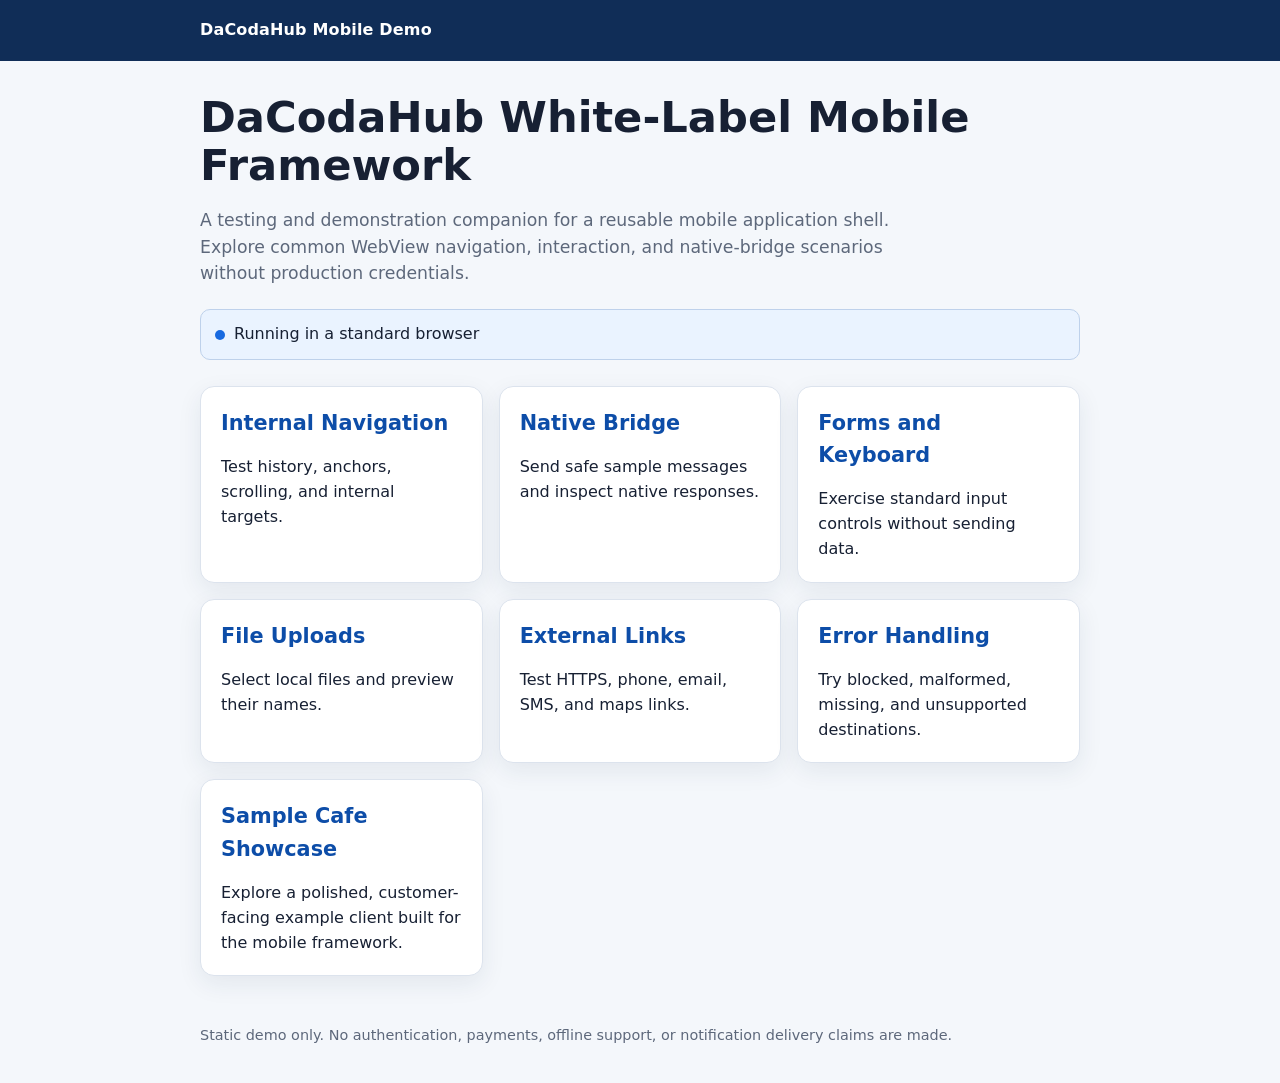
<file: index.html>
<!doctype html><html lang="en"><head><meta charset="utf-8"><meta name="viewport" content="width=device-width,initial-scale=1"><title>DaCodaHub Mobile Demo</title><link rel="stylesheet" href="css/styles.css"></head><body>
<header class="site-header"><div class="site-header__inner">DaCodaHub Mobile Demo</div></header><main>
<h1>DaCodaHub White-Label Mobile Framework</h1><p class="lead">A testing and demonstration companion for a reusable mobile application shell. Explore common WebView navigation, interaction, and native-bridge scenarios without production credentials.</p>
<div class="status" role="status" data-environment-status>Checking environment…</div>
<div class="grid">
<a class="card card-link" href="internal-page.html"><h2>Internal Navigation</h2><p>Test history, anchors, scrolling, and internal targets.</p></a>
<a class="card card-link" href="bridge.html"><h2>Native Bridge</h2><p>Send safe sample messages and inspect native responses.</p></a>
<a class="card card-link" href="forms.html"><h2>Forms and Keyboard</h2><p>Exercise standard input controls without sending data.</p></a>
<a class="card card-link" href="uploads.html"><h2>File Uploads</h2><p>Select local files and preview their names.</p></a>
<a class="card card-link" href="external-links.html"><h2>External Links</h2><p>Test HTTPS, phone, email, SMS, and maps links.</p></a>
<a class="card card-link" href="error-tests.html"><h2>Error Handling</h2><p>Try blocked, malformed, missing, and unsupported destinations.</p></a>
<a class="card card-link" href="sample-cafe/"><h2>Sample Cafe Showcase</h2><p>Explore a polished, customer-facing example client built for the mobile framework.</p></a>
</div></main><footer class="site-footer">Static demo only. No authentication, payments, offline support, or notification delivery claims are made.</footer><script src="js/app.js"></script></body></html>
</file>
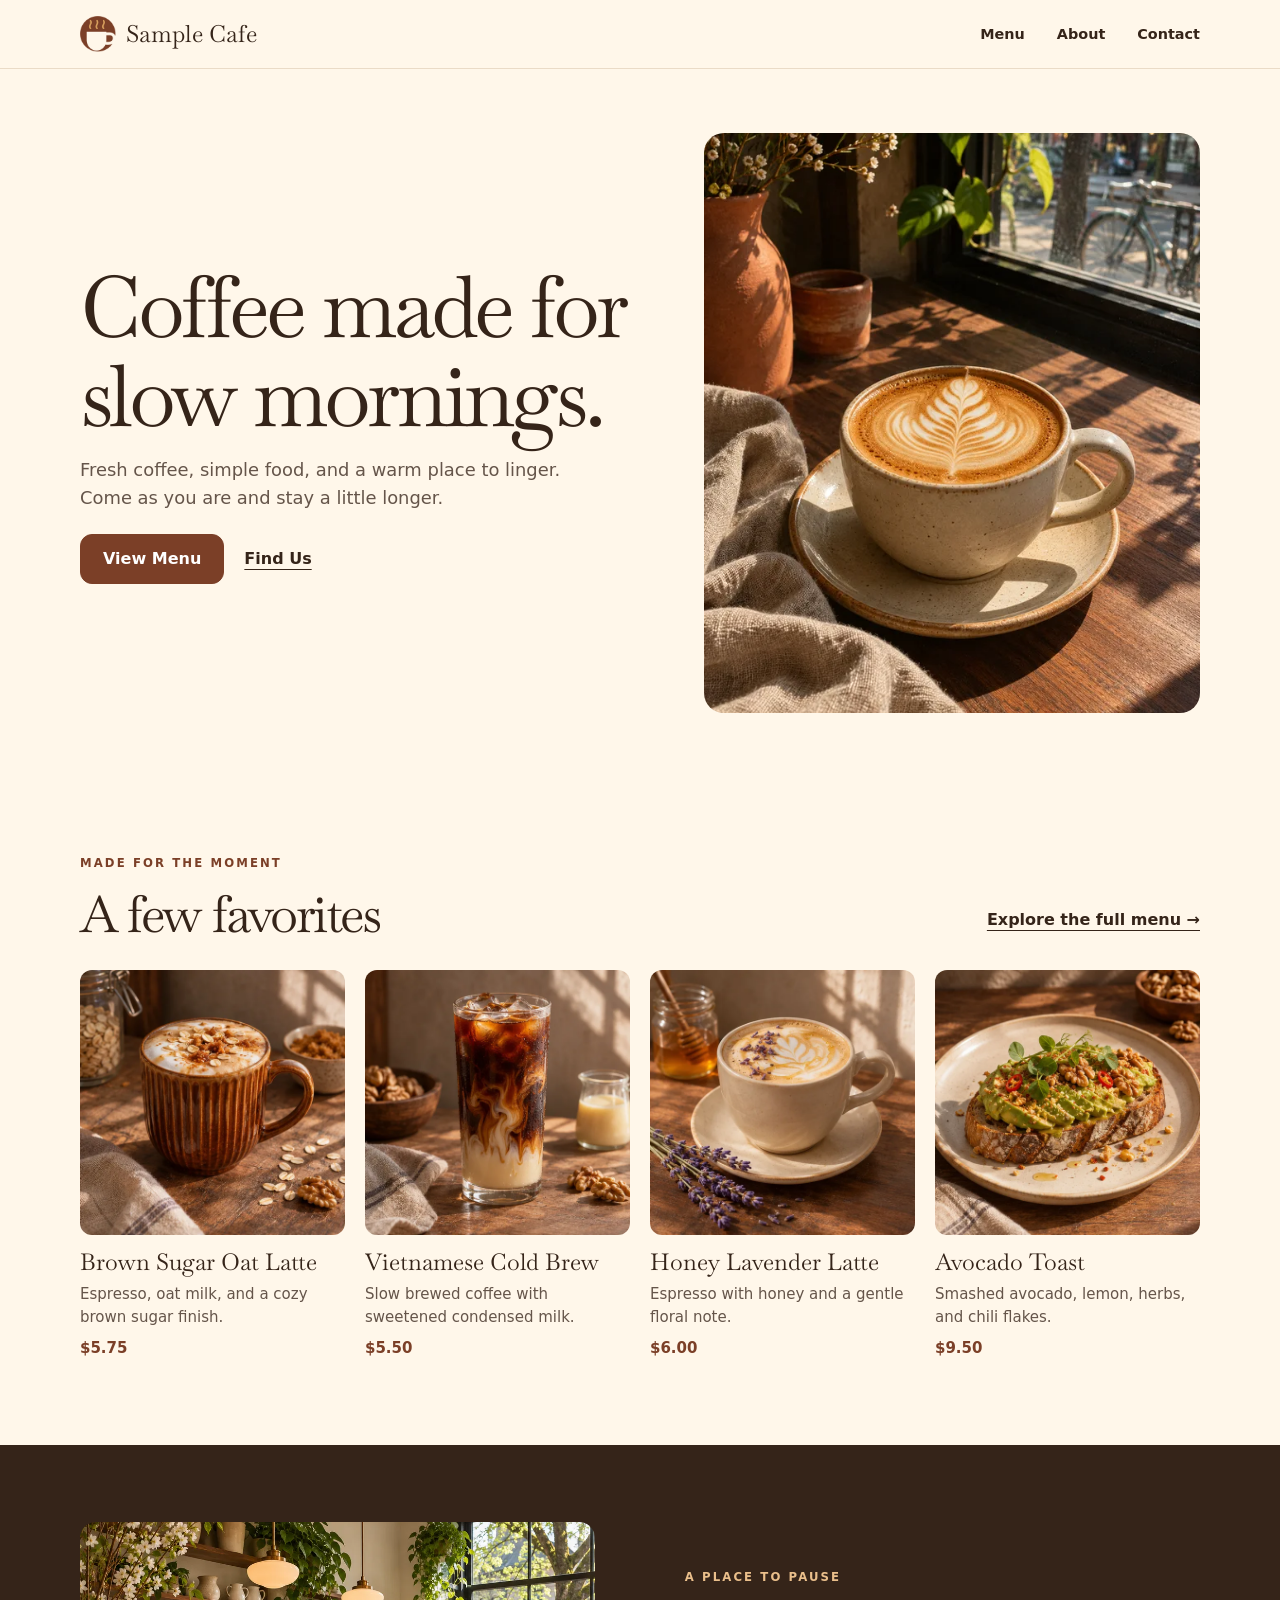
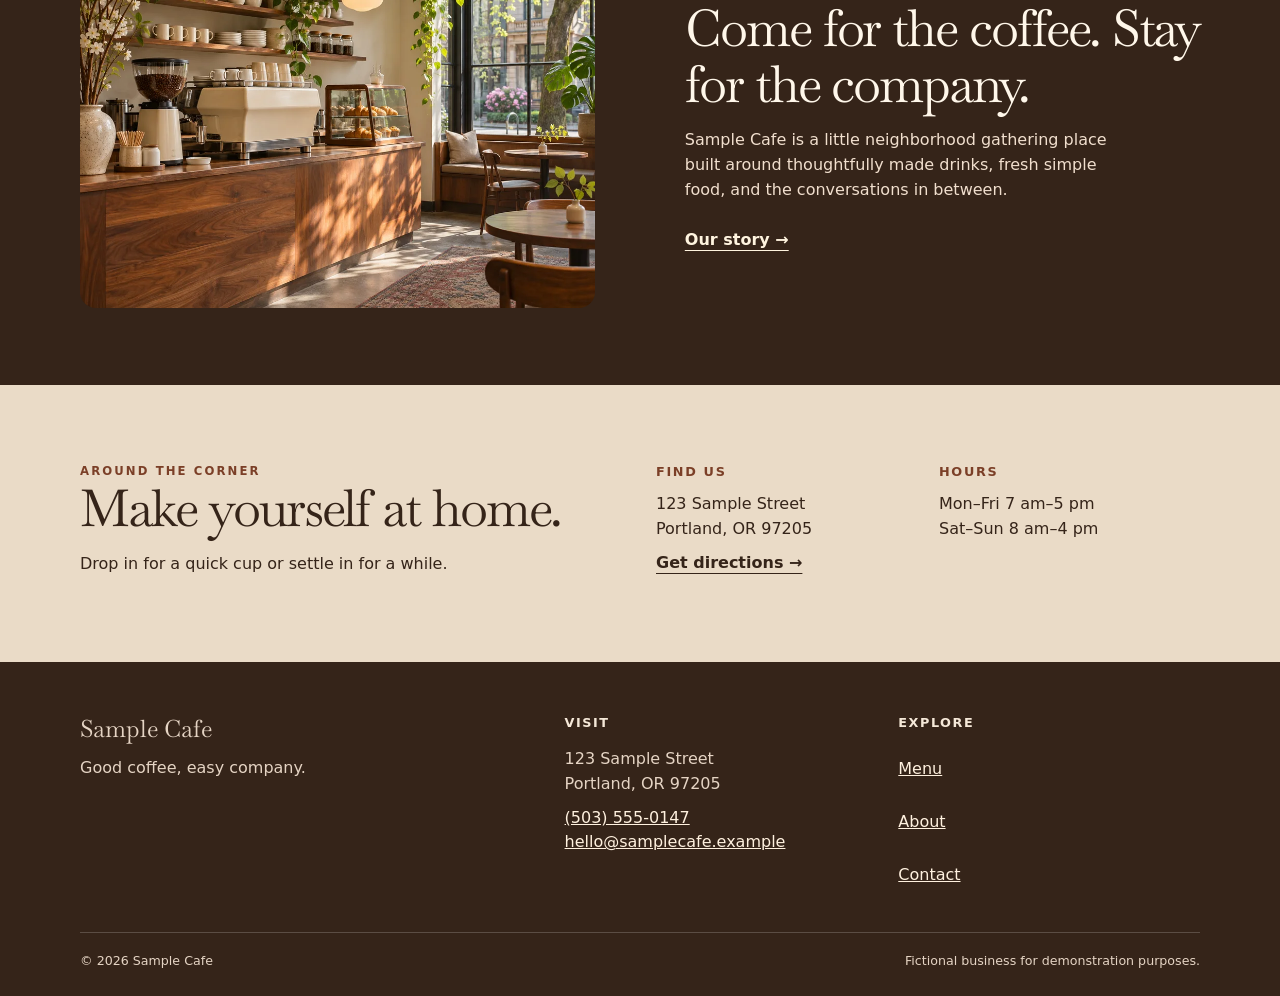
<file: sample-cafe/index.html>
<!doctype html>
<html lang="en"><head><meta charset="utf-8"><meta name="viewport" content="width=device-width,initial-scale=1"><meta name="theme-color" content="#fff7ea"><meta name="description" content="Sample Cafe is a fictional neighborhood cafe serving carefully made coffee and simple food."><title>Sample Cafe | Coffee made for slow mornings</title><link rel="stylesheet" href="css/styles.css"></head><body class="cafe-editorial">
<a class="skip" href="#main">Skip to content</a><header class="site-header"><div class="wrap header-inner"><a class="brand" href="index.html" aria-label="Sample Cafe home"><img class="editorial-mark" src="assets/cup-mark.webp" alt="" width="36" height="36">Sample Cafe</a><nav class="nav" aria-label="Main navigation"><a href="menu.html">Menu</a><a href="about.html">About</a><a href="contact.html">Contact</a></nav></div></header>
<main id="main"><section class="hero"><div class="wrap hero-inner"><div class="hero-content"><h1>Coffee made for slow mornings.</h1><p class="hero-copy">Fresh coffee, simple food, and a warm place to linger. Come as you are and stay a little longer.</p><div class="actions"><a class="button" href="menu.html">View Menu</a><a class="text-link" href="contact.html">Find Us</a></div></div><img class="hero-photo" src="assets/morning-coffee.webp" srcset="assets/morning-coffee-small.webp 600w, assets/morning-coffee.webp 1100w" sizes="(max-width: 680px) calc(100vw - 40px), 520px" width="1100" height="1320" alt="Latte art in a ceramic cup on a sunlit walnut table" fetchpriority="high"></div></section>
<section class="section wrap" aria-labelledby="featured-title"><div class="section-head"><div><p class="eyebrow">Made for the moment</p><h2 id="featured-title">A few favorites</h2></div><a class="text-link" href="menu.html">Explore the full menu →</a></div><div class="feature-grid"><article class="feature-card"><img class="item-photo" src="assets/oat-latte.webp" alt="" width="560" height="560" loading="lazy" decoding="async"><div class="feature-card-body"><h3>Brown Sugar Oat Latte</h3><p>Espresso, oat milk, and a cozy brown sugar finish.</p><p class="price">$5.75</p></div></article><article class="feature-card"><img class="item-photo" src="assets/vietnamese-cold-brew.webp" alt="" width="560" height="560" loading="lazy" decoding="async"><div class="feature-card-body"><h3>Vietnamese Cold Brew</h3><p>Slow brewed coffee with sweetened condensed milk.</p><p class="price">$5.50</p></div></article><article class="feature-card"><img class="item-photo" src="assets/honey-lavender-latte.webp" alt="" width="560" height="560" loading="lazy" decoding="async"><div class="feature-card-body"><h3>Honey Lavender Latte</h3><p>Espresso with honey and a gentle floral note.</p><p class="price">$6.00</p></div></article><article class="feature-card"><img class="item-photo" src="assets/avocado-toast.webp" alt="" width="560" height="560" loading="lazy" decoding="async"><div class="feature-card-body"><h3>Avocado Toast</h3><p>Smashed avocado, lemon, herbs, and chili flakes.</p><p class="price">$9.50</p></div></article></div></section>
<section class="feature-band section"><div class="wrap feature-band-inner"><img class="story-photo" src="assets/cafe-interior.webp" alt="Sunlight across a walnut caf? counter and window seats" width="1000" height="750" loading="lazy" decoding="async"><div class="feature-copy"><p class="eyebrow">A place to pause</p><h2>Come for the coffee. Stay for the company.</h2><p>Sample Cafe is a little neighborhood gathering place built around thoughtfully made drinks, fresh simple food, and the conversations in between.</p><a class="text-link" href="about.html">Our story →</a></div></div></section>
<section class="visit section"><div class="wrap visit-grid"><div><p class="eyebrow">Around the corner</p><h2>Make yourself at home.</h2><p>Drop in for a quick cup or settle in for a while.</p></div><div class="visit-details"><div><h3>Find us</h3><p>123 Sample Street<br>Portland, OR 97205</p><p><a class="text-link" href="contact.html">Get directions →</a></p></div><div><h3>Hours</h3><p>Mon–Fri 7 am–5 pm<br>Sat–Sun 8 am–4 pm</p></div></div></div></section></main>
<footer class="site-footer"><div class="wrap"><div class="footer-grid"><div><p class="footer-brand">Sample Cafe</p><p>Good coffee, easy company.</p></div><div><h2>Visit</h2><p>123 Sample Street<br>Portland, OR 97205</p><p><a href="tel:+15035550147">(503) 555-0147</a><br><a href="mailto:hello@samplecafe.example">hello@samplecafe.example</a></p></div><div><h2>Explore</h2><nav class="footer-links" aria-label="Footer navigation"><a href="menu.html">Menu</a><a href="about.html">About</a><a href="contact.html">Contact</a></nav></div></div><div class="fineprint"><span>© 2026 Sample Cafe</span><span>Fictional business for demonstration purposes.</span></div></div></footer><script src="../js/bridge.js"></script><script src="js/app.js"></script></body></html>
</file>
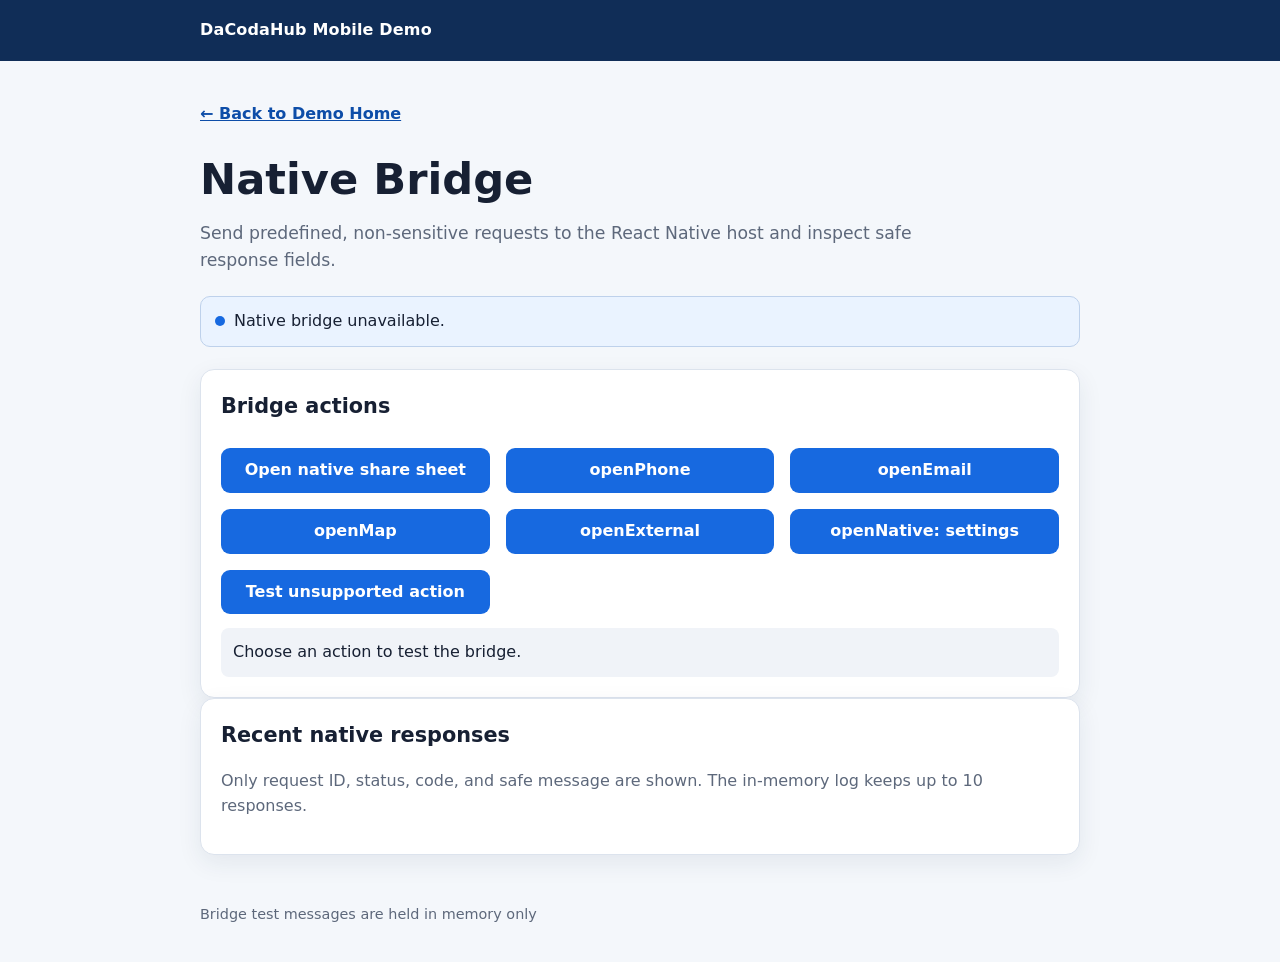
<file: bridge.html>
<!doctype html><html lang="en"><head><meta charset="utf-8"><meta name="viewport" content="width=device-width,initial-scale=1"><title>Native Bridge | DaCodaHub Mobile Demo</title><link rel="stylesheet" href="css/styles.css"></head><body><header class="site-header"><div class="site-header__inner">DaCodaHub Mobile Demo</div></header><main><a class="home-link" href="index.html">← Back to Demo Home</a><h1>Native Bridge</h1><p class="lead">Send predefined, non-sensitive requests to the React Native host and inspect safe response fields.</p><div class="status" role="status" data-bridge-environment>Checking environment…</div>
<section class="card"><h2>Bridge actions</h2><div class="grid"><button type="button" data-bridge-action="share">Open native share sheet</button><button type="button" data-bridge-action="openPhone">openPhone</button><button type="button" data-bridge-action="openEmail">openEmail</button><button type="button" data-bridge-action="openMap">openMap</button><button type="button" data-bridge-action="openExternal">openExternal</button><button type="button" data-bridge-action="openNative">openNative: settings</button><button type="button" data-bridge-action="clearNotificationUser">Test unsupported action</button></div><div class="bridge-result" role="status" aria-live="polite" data-bridge-result>Choose an action to test the bridge.</div></section>
<section class="card"><h2>Recent native responses</h2><p class="muted">Only request ID, status, code, and safe message are shown. The in-memory log keeps up to 10 responses.</p><ol class="response-log" data-response-log aria-live="polite"></ol></section>
</main><footer class="site-footer">Bridge test messages are held in memory only</footer><script src="js/app.js"></script><script src="js/bridge.js?v=2"></script></body></html>
</file>
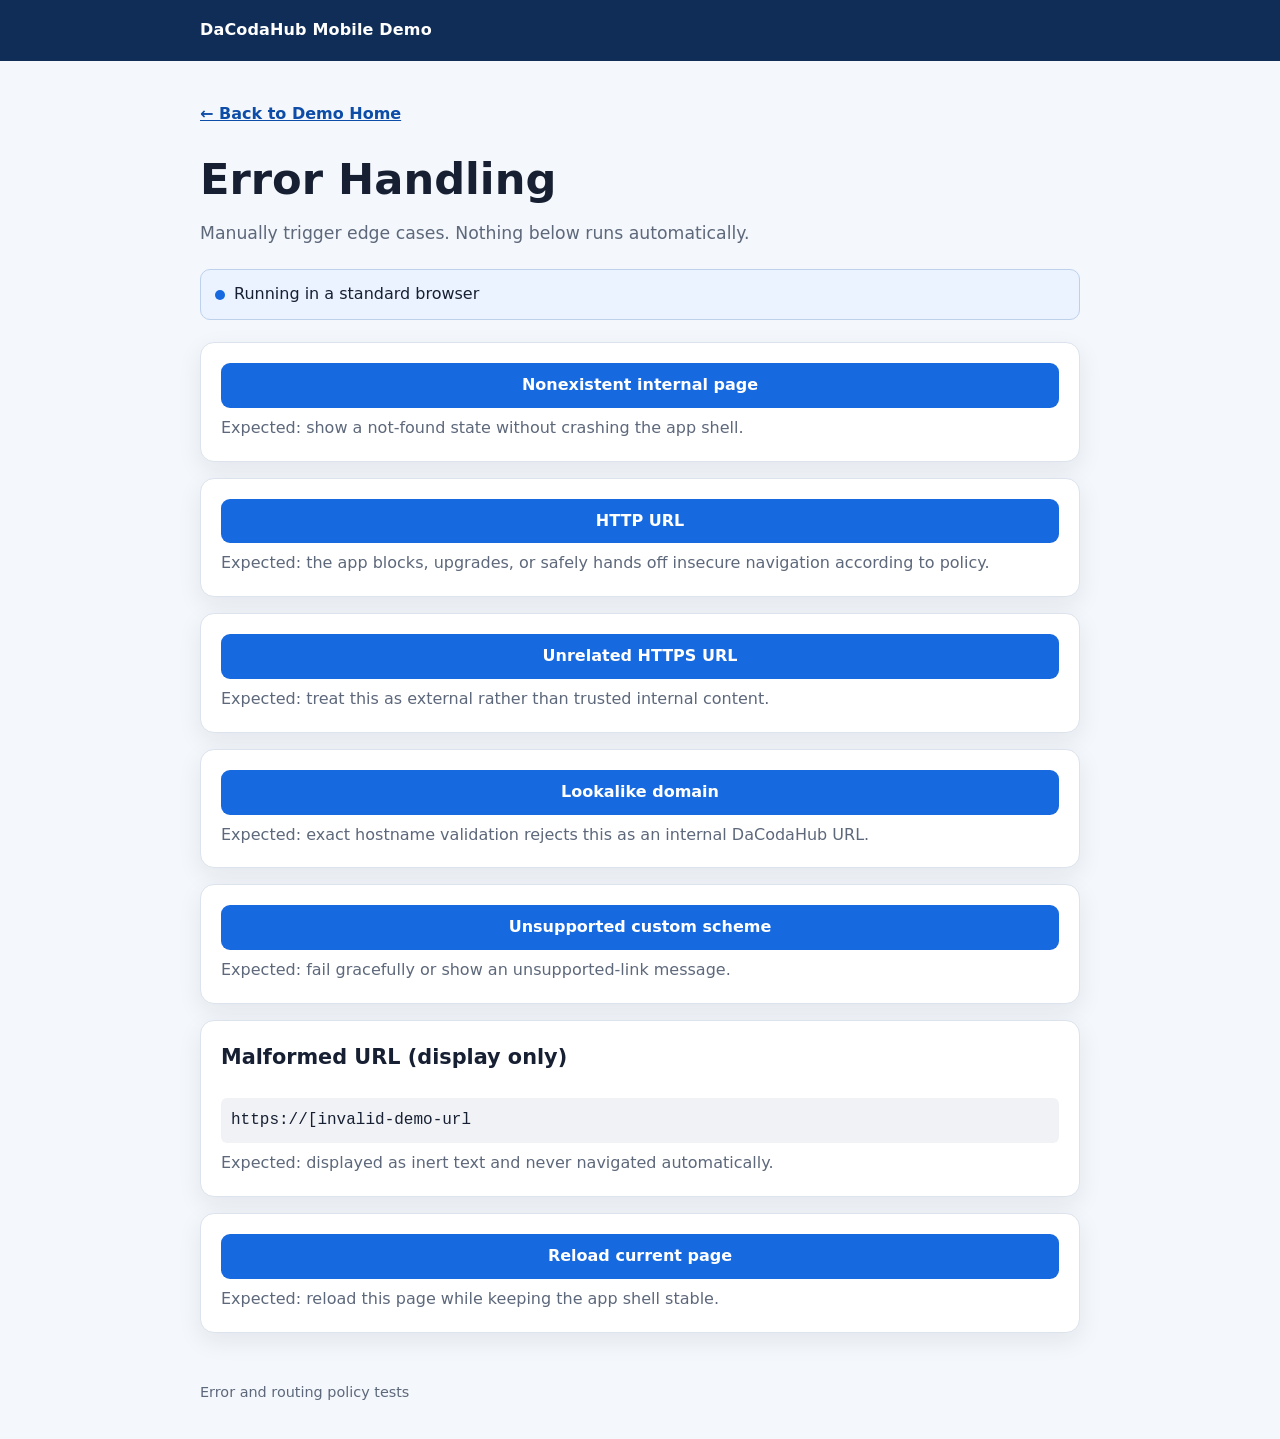
<file: error-tests.html>
<!doctype html><html lang="en"><head><meta charset="utf-8"><meta name="viewport" content="width=device-width,initial-scale=1"><title>Error Tests | DaCodaHub Mobile Demo</title><link rel="stylesheet" href="css/styles.css"></head><body><header class="site-header"><div class="site-header__inner">DaCodaHub Mobile Demo</div></header><main><a class="home-link" href="index.html">← Back to Demo Home</a><h1>Error Handling</h1><p class="lead">Manually trigger edge cases. Nothing below runs automatically.</p><div class="status" role="status" data-environment-status>Checking environment…</div><div class="stack">
<section class="card test-row"><a class="button" href="page-that-does-not-exist.html">Nonexistent internal page</a><p>Expected: show a not-found state without crashing the app shell.</p></section>
<section class="card test-row"><a class="button" href="http://example.com">HTTP URL</a><p>Expected: the app blocks, upgrades, or safely hands off insecure navigation according to policy.</p></section>
<section class="card test-row"><a class="button" href="https://example.org" rel="noopener noreferrer">Unrelated HTTPS URL</a><p>Expected: treat this as external rather than trusted internal content.</p></section>
<section class="card test-row"><a class="button" href="https://dacodahub.github.io.example.com" rel="noopener noreferrer">Lookalike domain</a><p>Expected: exact hostname validation rejects this as an internal DaCodaHub URL.</p></section>
<section class="card test-row"><a class="button" href="unsupported-demo://test">Unsupported custom scheme</a><p>Expected: fail gracefully or show an unsupported-link message.</p></section>
<section class="card test-row"><h2>Malformed URL (display only)</h2><div class="code-text">https://[invalid-demo-url</div><p>Expected: displayed as inert text and never navigated automatically.</p></section>
<section class="card test-row"><button type="button" data-reload>Reload current page</button><p>Expected: reload this page while keeping the app shell stable.</p></section></div>
</main><footer class="site-footer">Error and routing policy tests</footer><script src="js/app.js"></script></body></html>
</file>
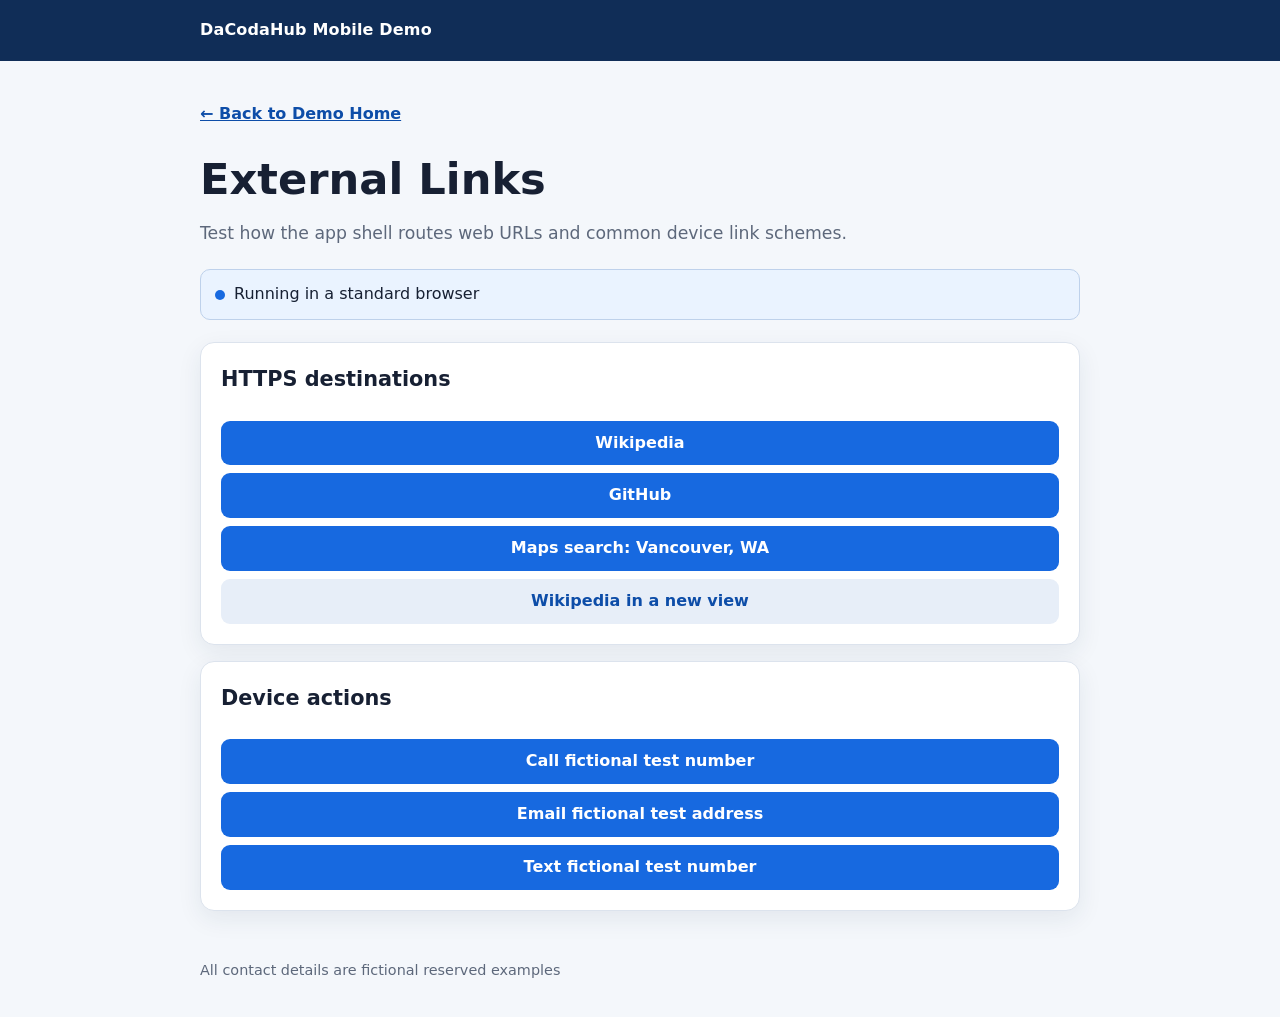
<file: external-links.html>
<!doctype html><html lang="en"><head><meta charset="utf-8"><meta name="viewport" content="width=device-width,initial-scale=1"><title>External Links | DaCodaHub Mobile Demo</title><link rel="stylesheet" href="css/styles.css"></head><body><header class="site-header"><div class="site-header__inner">DaCodaHub Mobile Demo</div></header><main><a class="home-link" href="index.html">← Back to Demo Home</a><h1>External Links</h1><p class="lead">Test how the app shell routes web URLs and common device link schemes.</p><div class="status" role="status" data-environment-status>Checking environment…</div><div class="stack">
<section class="card test-row"><h2>HTTPS destinations</h2><a class="button" href="https://www.wikipedia.org" rel="noopener noreferrer">Wikipedia</a><a class="button" href="https://github.com" rel="noopener noreferrer">GitHub</a><a class="button" href="https://www.google.com/maps/search/?api=1&amp;query=Vancouver%2C%20WA" rel="noopener noreferrer">Maps search: Vancouver, WA</a><a class="button button--secondary" href="https://www.wikipedia.org" target="_blank" rel="noopener noreferrer">Wikipedia in a new view</a></section>
<section class="card test-row"><h2>Device actions</h2><a class="button" href="tel:+13605550100">Call fictional test number</a><a class="button" href="mailto:demo@example.com">Email fictional test address</a><a class="button" href="sms:+13605550100">Text fictional test number</a></section></div>
</main><footer class="site-footer">All contact details are fictional reserved examples</footer><script src="js/app.js"></script></body></html>
</file>
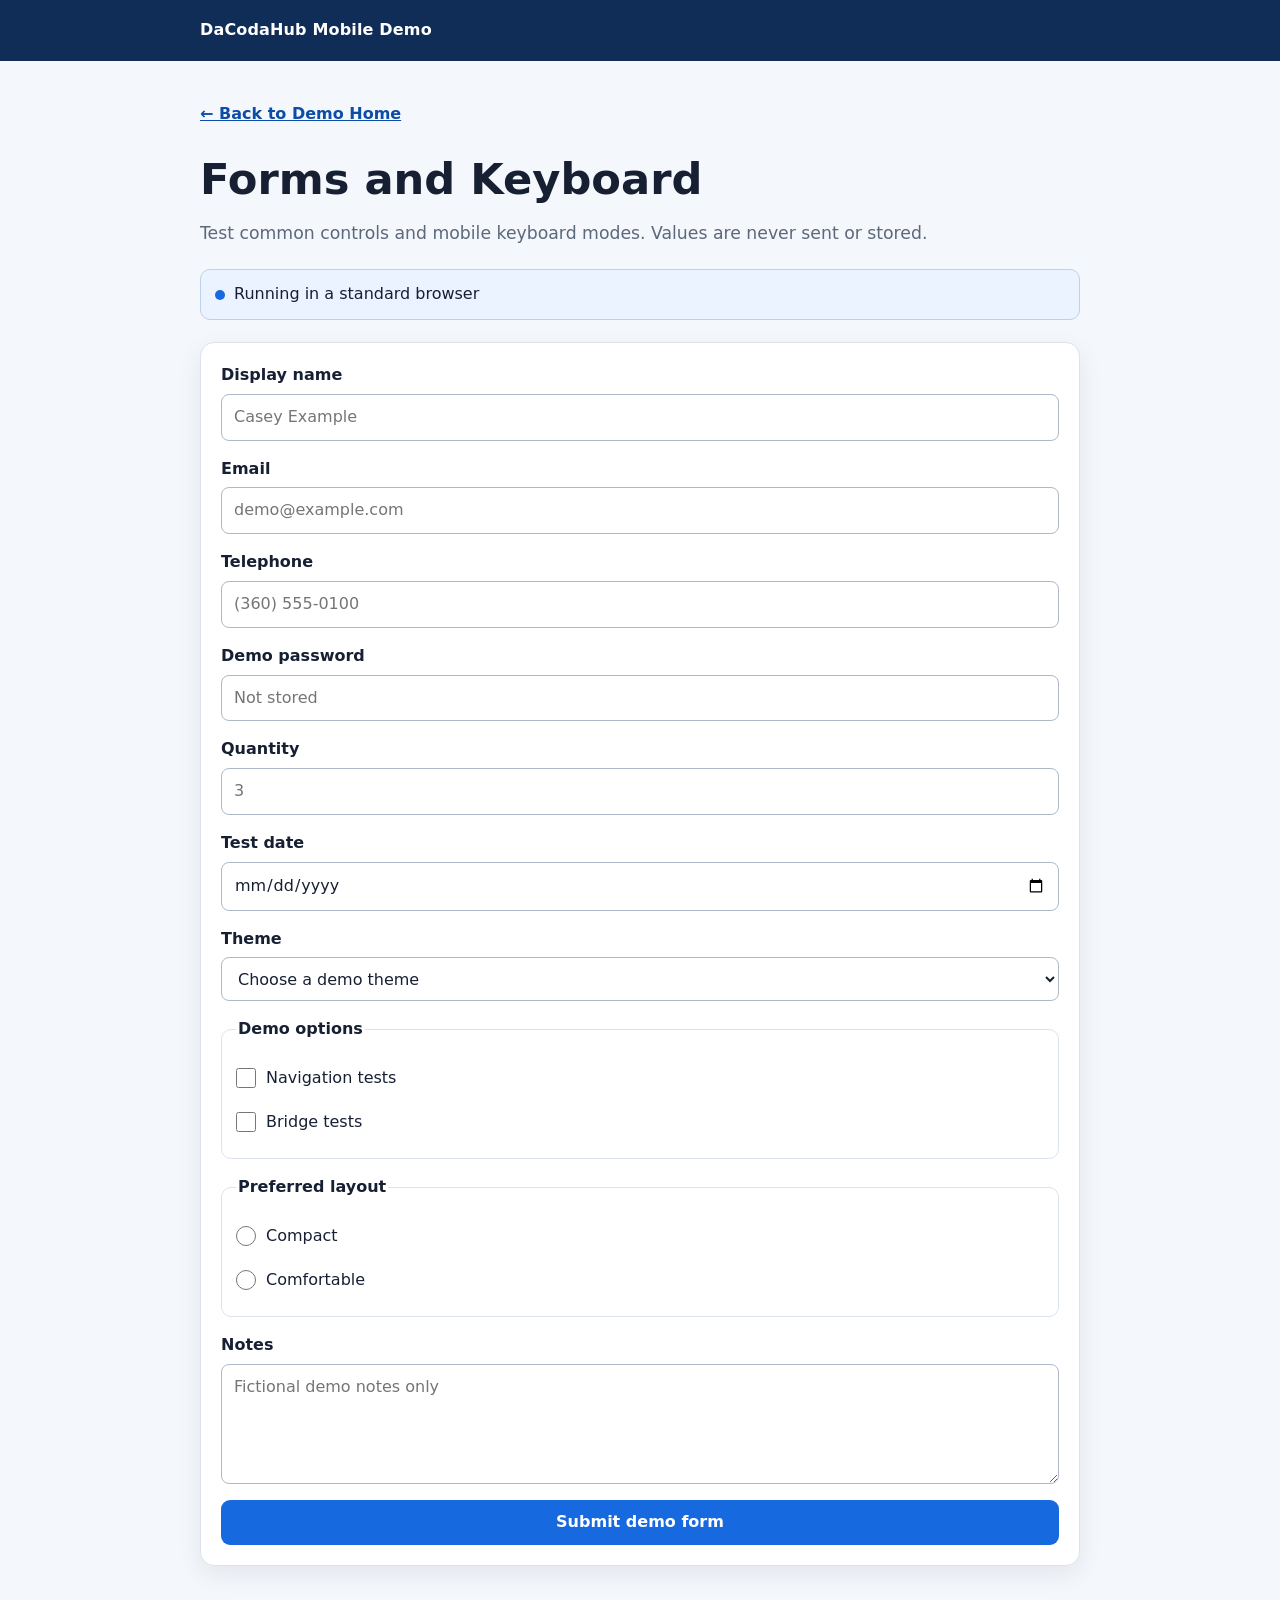
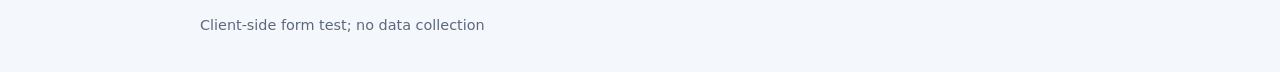
<file: forms.html>
<!doctype html><html lang="en"><head><meta charset="utf-8"><meta name="viewport" content="width=device-width,initial-scale=1"><title>Forms | DaCodaHub Mobile Demo</title><link rel="stylesheet" href="css/styles.css"></head><body><header class="site-header"><div class="site-header__inner">DaCodaHub Mobile Demo</div></header><main><a class="home-link" href="index.html">← Back to Demo Home</a><h1>Forms and Keyboard</h1><p class="lead">Test common controls and mobile keyboard modes. Values are never sent or stored.</p><div class="status" role="status" data-environment-status>Checking environment…</div>
<form class="card stack" data-demo-form><div class="field"><label for="name">Display name</label><input id="name" name="name" type="text" placeholder="Casey Example" autocomplete="off"></div><div class="field"><label for="email">Email</label><input id="email" name="email" type="email" placeholder="demo@example.com" autocomplete="off"></div><div class="field"><label for="phone">Telephone</label><input id="phone" name="phone" type="tel" placeholder="(360) 555-0100" autocomplete="off"></div><div class="field"><label for="password">Demo password</label><input id="password" name="password" type="password" placeholder="Not stored" autocomplete="new-password"></div><div class="field"><label for="number">Quantity</label><input id="number" name="number" type="number" min="0" max="99" placeholder="3"></div><div class="field"><label for="date">Test date</label><input id="date" name="date" type="date"></div><div class="field"><label for="theme">Theme</label><select id="theme" name="theme"><option value="">Choose a demo theme</option><option>Ocean</option><option>Forest</option><option>Slate</option></select></div>
<fieldset><legend>Demo options</legend><label class="choice"><input type="checkbox" name="options" value="navigation"> Navigation tests</label><label class="choice"><input type="checkbox" name="options" value="bridge"> Bridge tests</label></fieldset><fieldset><legend>Preferred layout</legend><label class="choice"><input type="radio" name="layout" value="compact"> Compact</label><label class="choice"><input type="radio" name="layout" value="comfortable"> Comfortable</label></fieldset><div class="field"><label for="notes">Notes</label><textarea id="notes" name="notes" placeholder="Fictional demo notes only"></textarea></div><button type="submit">Submit demo form</button><div class="notice" role="status" tabindex="-1" data-form-message hidden></div></form>
</main><footer class="site-footer">Client-side form test; no data collection</footer><script src="js/app.js"></script></body></html>
</file>
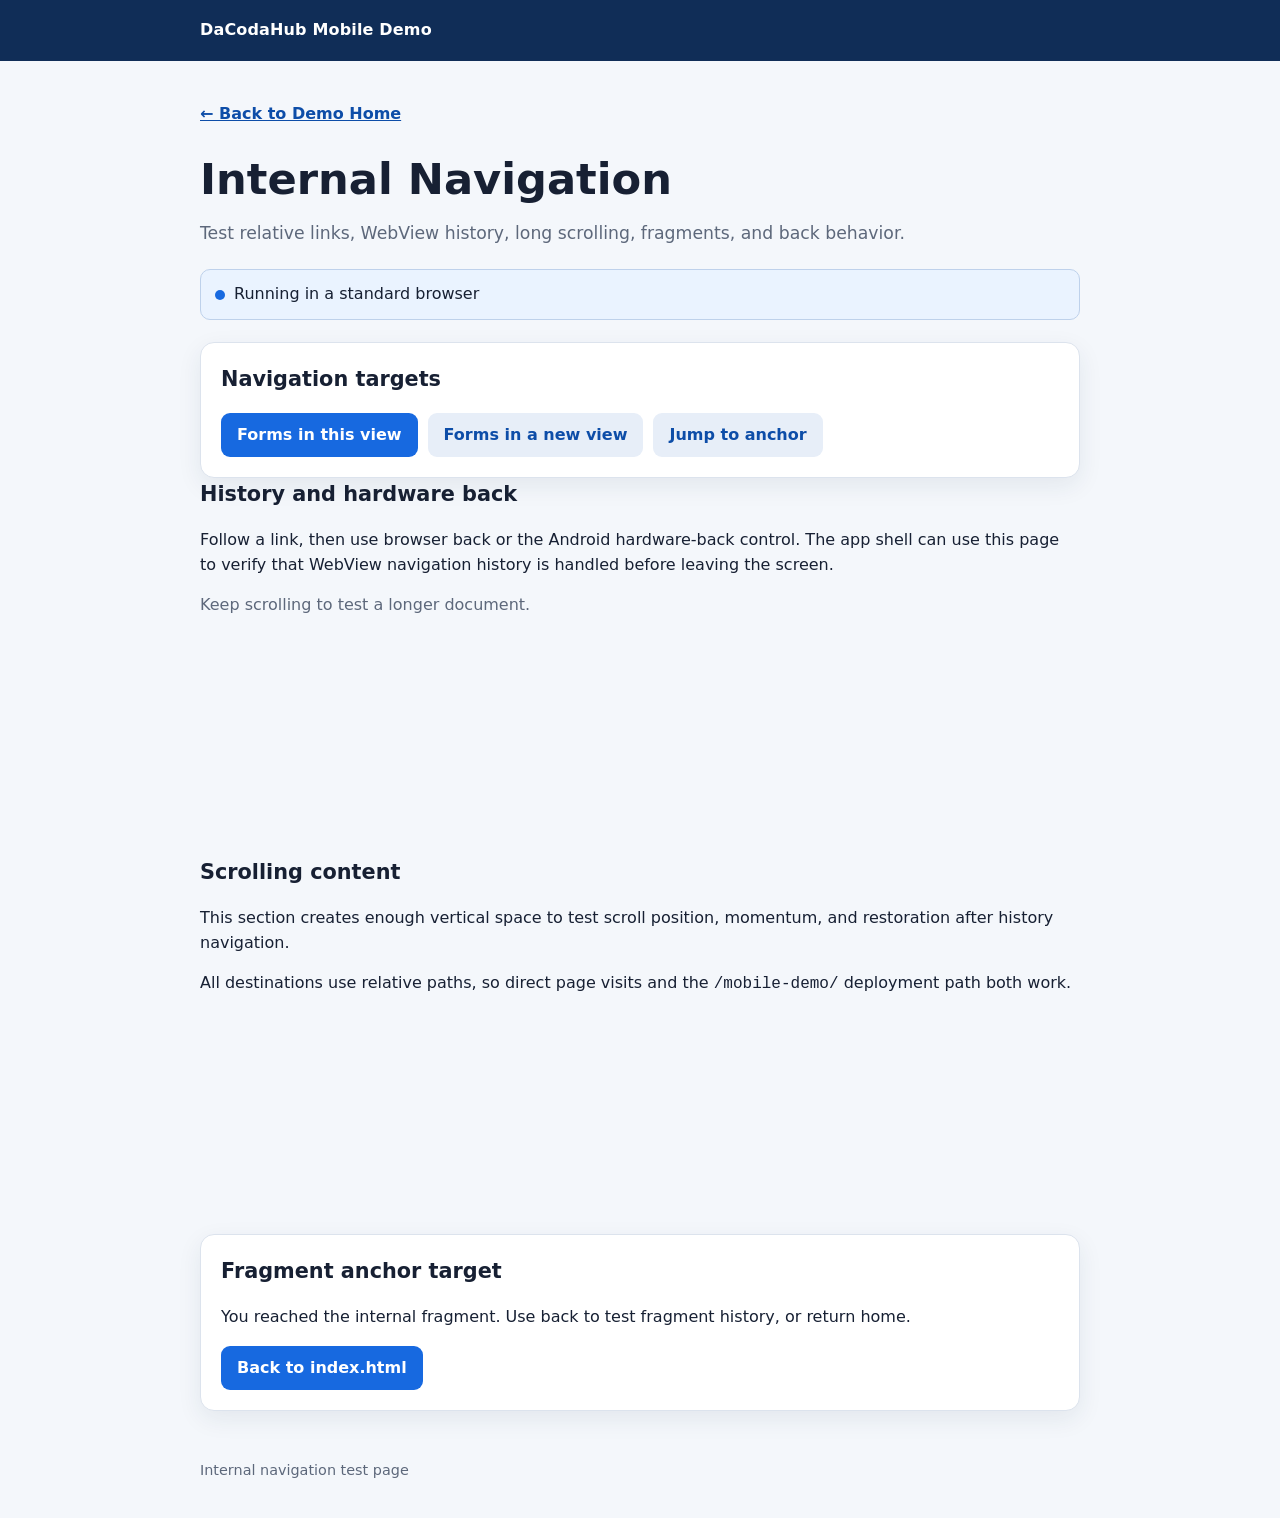
<file: internal-page.html>
<!doctype html><html lang="en"><head><meta charset="utf-8"><meta name="viewport" content="width=device-width,initial-scale=1"><title>Internal Navigation | DaCodaHub Mobile Demo</title><link rel="stylesheet" href="css/styles.css"></head><body>
<header class="site-header"><div class="site-header__inner">DaCodaHub Mobile Demo</div></header><main><a class="home-link" href="index.html">← Back to Demo Home</a><h1>Internal Navigation</h1><p class="lead">Test relative links, WebView history, long scrolling, fragments, and back behavior.</p><div class="status" role="status" data-environment-status>Checking environment…</div>
<section class="card"><h2>Navigation targets</h2><div class="actions"><a class="button" href="forms.html" target="_self">Forms in this view</a><a class="button button--secondary" href="forms.html" target="_blank" rel="noopener">Forms in a new view</a><a class="button button--secondary" href="#anchor-target">Jump to anchor</a></div></section>
<section class="spacer-section"><h2>History and hardware back</h2><p>Follow a link, then use browser back or the Android hardware-back control. The app shell can use this page to verify that WebView navigation history is handled before leaving the screen.</p><p class="muted">Keep scrolling to test a longer document.</p></section>
<section class="spacer-section"><h2>Scrolling content</h2><p>This section creates enough vertical space to test scroll position, momentum, and restoration after history navigation.</p><p>All destinations use relative paths, so direct page visits and the <code>/mobile-demo/</code> deployment path both work.</p></section>
<section class="card" id="anchor-target"><h2>Fragment anchor target</h2><p>You reached the internal fragment. Use back to test fragment history, or return home.</p><a class="button" href="index.html" target="_self">Back to index.html</a></section>
</main><footer class="site-footer">Internal navigation test page</footer><script src="js/app.js"></script></body></html>
</file>
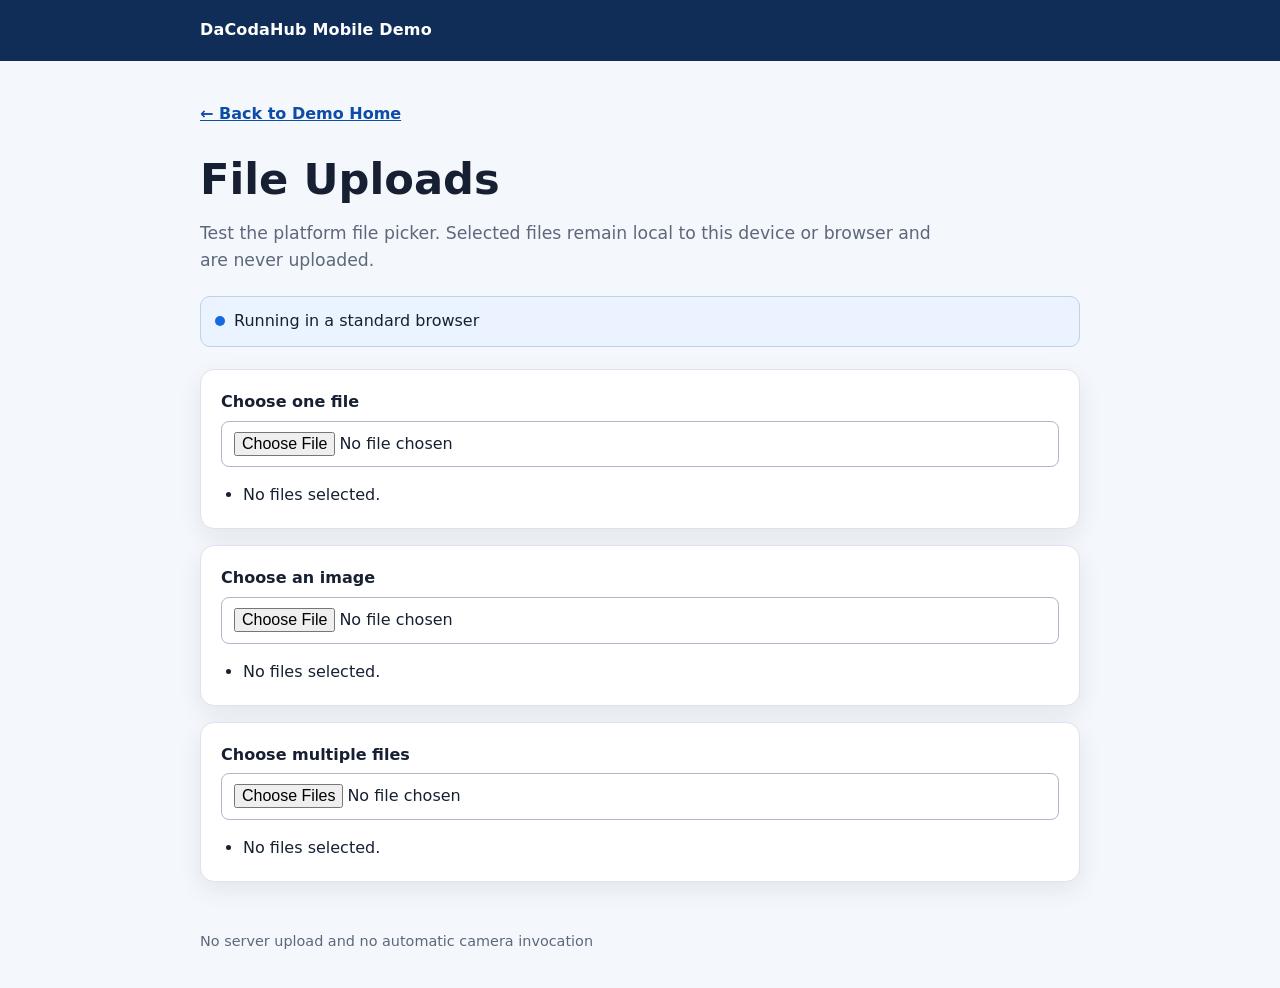
<file: uploads.html>
<!doctype html><html lang="en"><head><meta charset="utf-8"><meta name="viewport" content="width=device-width,initial-scale=1"><title>File Uploads | DaCodaHub Mobile Demo</title><link rel="stylesheet" href="css/styles.css"></head><body><header class="site-header"><div class="site-header__inner">DaCodaHub Mobile Demo</div></header><main><a class="home-link" href="index.html">← Back to Demo Home</a><h1>File Uploads</h1><p class="lead">Test the platform file picker. Selected files remain local to this device or browser and are never uploaded.</p><div class="status" role="status" data-environment-status>Checking environment…</div><div class="stack">
<section class="card field"><label for="any-file">Choose one file</label><input id="any-file" type="file" data-file-input aria-describedby="any-list"><ul class="file-list" id="any-list" aria-live="polite"><li>No files selected.</li></ul></section>
<section class="card field"><label for="image-file">Choose an image</label><input id="image-file" type="file" accept="image/*" data-file-input aria-describedby="image-list"><ul class="file-list" id="image-list" aria-live="polite"><li>No files selected.</li></ul></section>
<section class="card field"><label for="many-files">Choose multiple files</label><input id="many-files" type="file" multiple data-file-input aria-describedby="many-list"><ul class="file-list" id="many-list" aria-live="polite"><li>No files selected.</li></ul></section></div>
</main><footer class="site-footer">No server upload and no automatic camera invocation</footer><script src="js/app.js"></script></body></html>
</file>
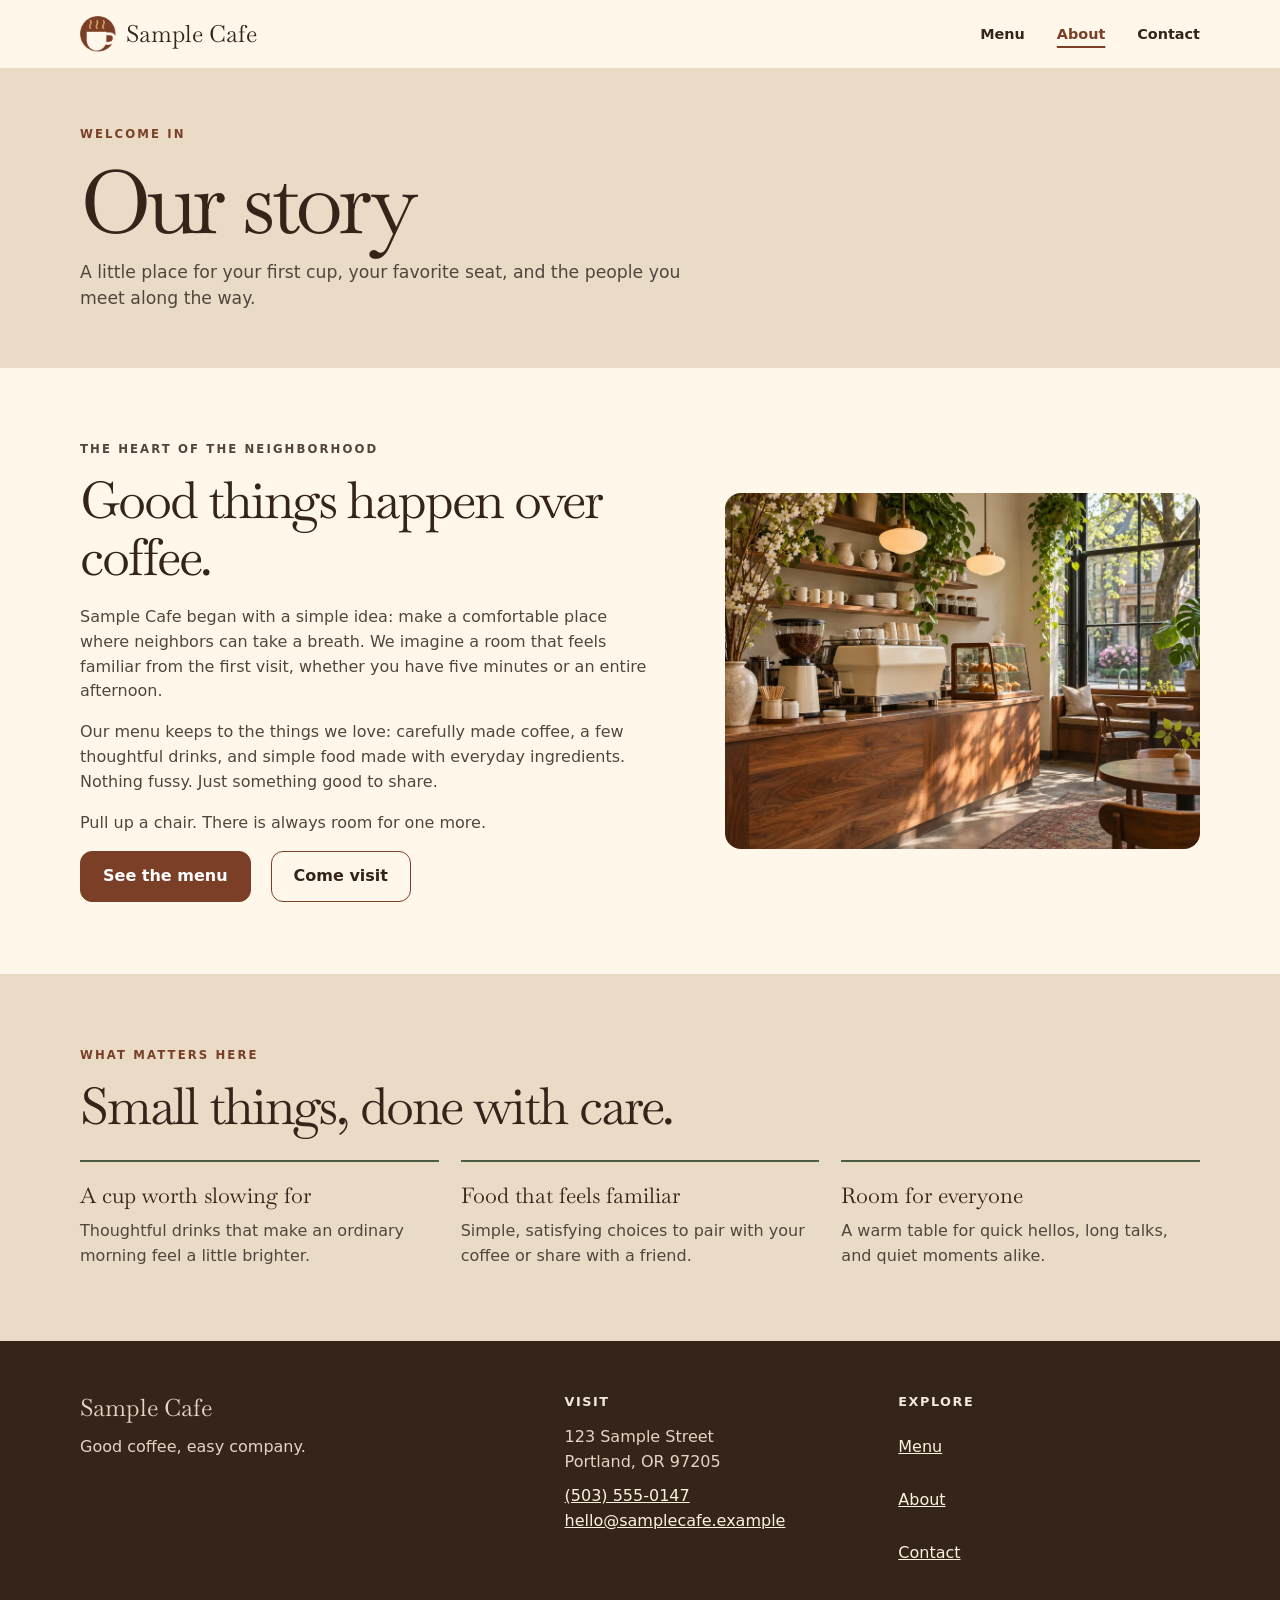
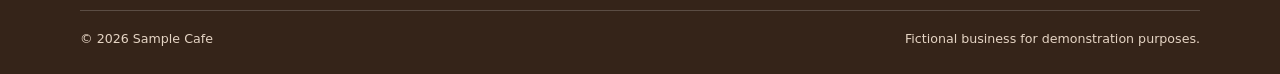
<file: sample-cafe/about.html>
<!doctype html>
<html lang="en"><head><meta charset="utf-8"><meta name="viewport" content="width=device-width,initial-scale=1"><meta name="theme-color" content="#fff7ea"><title>Our Story | Sample Cafe</title><link rel="stylesheet" href="css/styles.css"></head><body class="cafe-editorial cafe-details"><a class="skip" href="#main">Skip to content</a><header class="site-header"><div class="wrap header-inner"><a class="brand" href="index.html" aria-label="Sample Cafe home"><img class="editorial-mark" src="assets/cup-mark.webp" alt="" width="36" height="36">Sample Cafe</a><nav class="nav" aria-label="Main navigation"><a href="menu.html">Menu</a><a href="about.html" aria-current="page">About</a><a href="contact.html">Contact</a></nav></div></header>
<main id="main"><section class="page-intro"><div class="wrap"><p class="eyebrow">Welcome in</p><h1>Our story</h1><p>A little place for your first cup, your favorite seat, and the people you meet along the way.</p></div></section><section class="story wrap"><div class="story-grid"><img class="story-photo" src="assets/cafe-interior.webp" alt="Sunlight across a walnut cafe counter and window seats" width="1000" height="750" loading="lazy" decoding="async"><div><p class="eyebrow">The heart of the neighborhood</p><h2>Good things happen over coffee.</h2><p>Sample Cafe began with a simple idea: make a comfortable place where neighbors can take a breath. We imagine a room that feels familiar from the first visit, whether you have five minutes or an entire afternoon.</p><p>Our menu keeps to the things we love: carefully made coffee, a few thoughtful drinks, and simple food made with everyday ingredients. Nothing fussy. Just something good to share.</p><p>Pull up a chair. There is always room for one more.</p><div class="actions"><a class="button" href="menu.html">See the menu</a><a class="button button-light" href="contact.html">Come visit</a></div></div></div></section><section class="values"><div class="wrap"><p class="eyebrow">What matters here</p><h2>Small things, done with care.</h2><div class="values-grid"><div class="value"><h3>A cup worth slowing for</h3><p>Thoughtful drinks that make an ordinary morning feel a little brighter.</p></div><div class="value"><h3>Food that feels familiar</h3><p>Simple, satisfying choices to pair with your coffee or share with a friend.</p></div><div class="value"><h3>Room for everyone</h3><p>A warm table for quick hellos, long talks, and quiet moments alike.</p></div></div></div></section></main>
<footer class="site-footer"><div class="wrap"><div class="footer-grid"><div><p class="footer-brand">Sample Cafe</p><p>Good coffee, easy company.</p></div><div><h2>Visit</h2><p>123 Sample Street<br>Portland, OR 97205</p><p><a href="tel:+15035550147">(503) 555-0147</a><br><a href="mailto:hello@samplecafe.example">hello@samplecafe.example</a></p></div><div><h2>Explore</h2><nav class="footer-links" aria-label="Footer navigation"><a href="menu.html">Menu</a><a href="about.html">About</a><a href="contact.html">Contact</a></nav></div></div><div class="fineprint"><span>© 2026 Sample Cafe</span><span>Fictional business for demonstration purposes.</span></div></div></footer><script src="../js/bridge.js"></script><script src="js/app.js"></script></body></html>
</file>
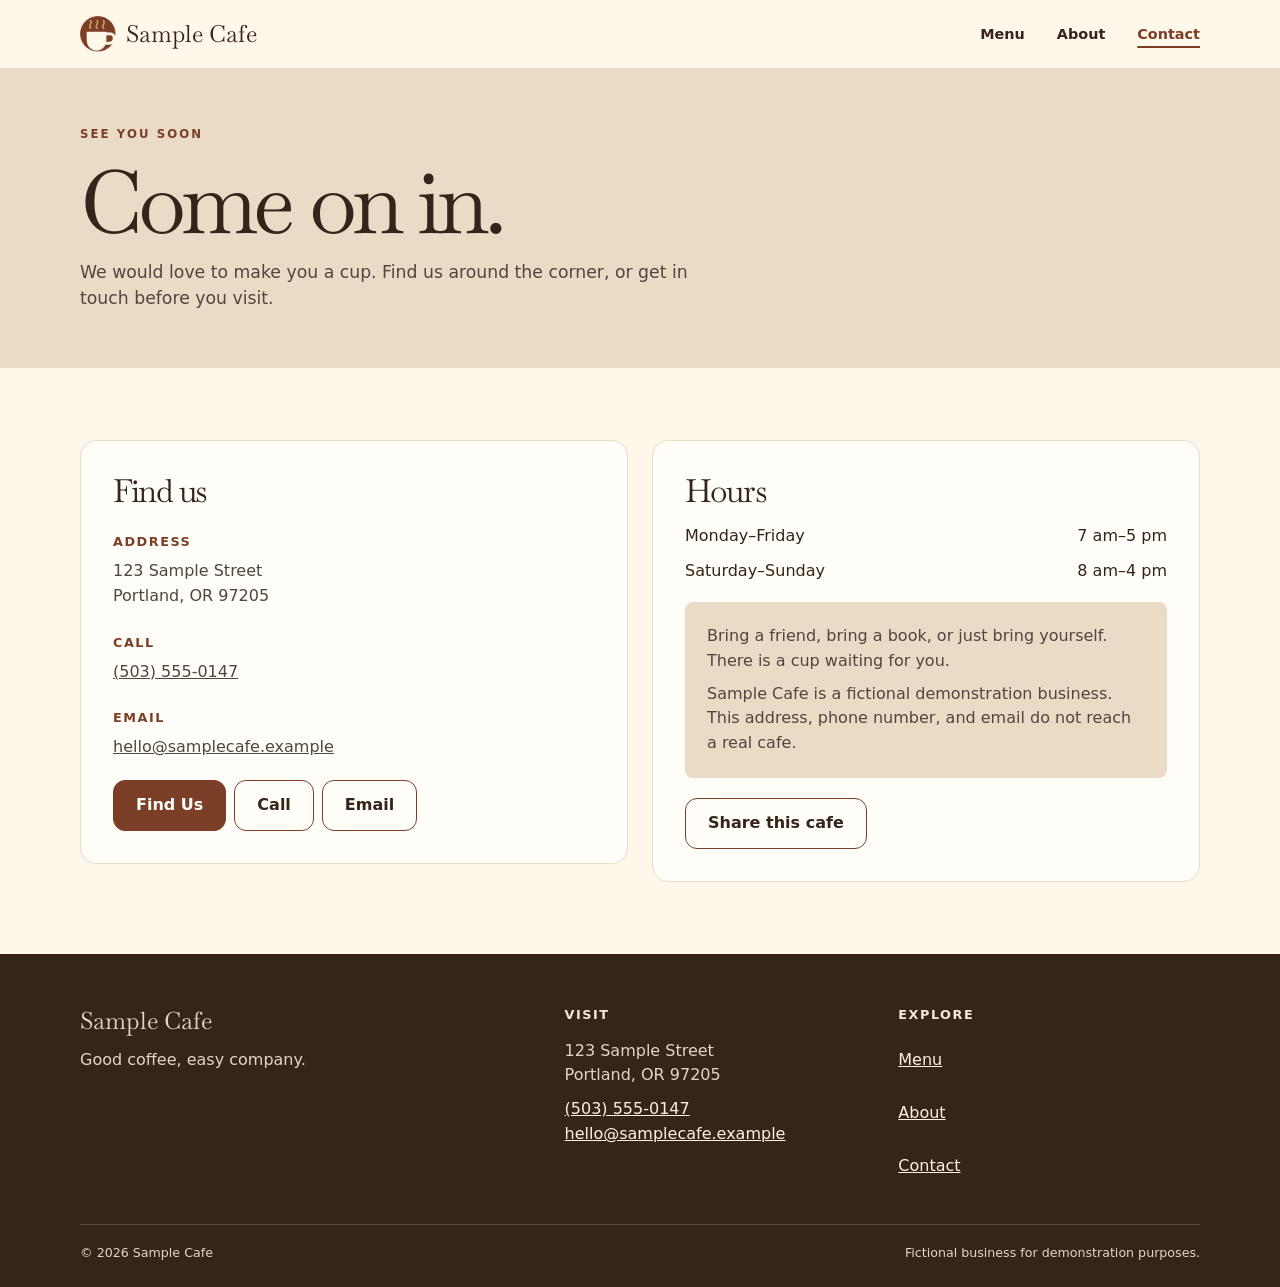
<file: sample-cafe/contact.html>
<!doctype html>
<html lang="en"><head><meta charset="utf-8"><meta name="viewport" content="width=device-width,initial-scale=1"><meta name="theme-color" content="#fff7ea"><title>Contact & Hours | Sample Cafe</title><link rel="stylesheet" href="css/styles.css"></head><body class="cafe-editorial cafe-details"><a class="skip" href="#main">Skip to content</a><header class="site-header"><div class="wrap header-inner"><a class="brand" href="index.html" aria-label="Sample Cafe home"><img class="editorial-mark" src="assets/cup-mark.webp" alt="" width="36" height="36">Sample Cafe</a><nav class="nav" aria-label="Main navigation"><a href="menu.html">Menu</a><a href="about.html">About</a><a href="contact.html" aria-current="page">Contact</a></nav></div></header>
<main id="main"><section class="page-intro"><div class="wrap"><p class="eyebrow">See you soon</p><h1>Come on in.</h1><p>We would love to make you a cup. Find us around the corner, or get in touch before you visit.</p></div></section><div class="wrap contact-layout"><section class="contact-card"><h2>Find us</h2><h3>Address</h3><p>123 Sample Street<br>Portland, OR 97205</p><h3>Call</h3><p><a href="tel:+15035550147">(503) 555-0147</a></p><h3>Email</h3><p><a href="mailto:hello@samplecafe.example">hello@samplecafe.example</a></p><div class="contact-actions"><a class="button" data-map-link href="https://www.google.com/maps/search/?api=1&amp;query=123%20Sample%20Street%2C%20Portland%2C%20OR%2097205" target="_blank" rel="noopener noreferrer">Find Us</a><a class="button button-light" href="tel:+15035550147">Call</a><a class="button button-light" href="mailto:hello@samplecafe.example">Email</a></div></section><section class="contact-card"><h2>Hours</h2><dl class="hours-list"><dt>Monday–Friday</dt><dd>7 am–5 pm</dd><dt>Saturday–Sunday</dt><dd>8 am–4 pm</dd></dl><div class="contact-note"><p>Bring a friend, bring a book, or just bring yourself. There is a cup waiting for you.</p><p>Sample Cafe is a fictional demonstration business. This address, phone number, and email do not reach a real cafe.</p></div><div class="contact-actions"><button class="button button-light" type="button" data-share>Share this cafe</button></div></section></div></main>
<footer class="site-footer"><div class="wrap"><div class="footer-grid"><div><p class="footer-brand">Sample Cafe</p><p>Good coffee, easy company.</p></div><div><h2>Visit</h2><p>123 Sample Street<br>Portland, OR 97205</p><p><a href="tel:+15035550147">(503) 555-0147</a><br><a href="mailto:hello@samplecafe.example">hello@samplecafe.example</a></p></div><div><h2>Explore</h2><nav class="footer-links" aria-label="Footer navigation"><a href="menu.html">Menu</a><a href="about.html">About</a><a href="contact.html">Contact</a></nav></div></div><div class="fineprint"><span>© 2026 Sample Cafe</span><span>Fictional business for demonstration purposes.</span></div></div></footer><script src="../js/bridge.js"></script><script src="js/app.js"></script></body></html>
</file>
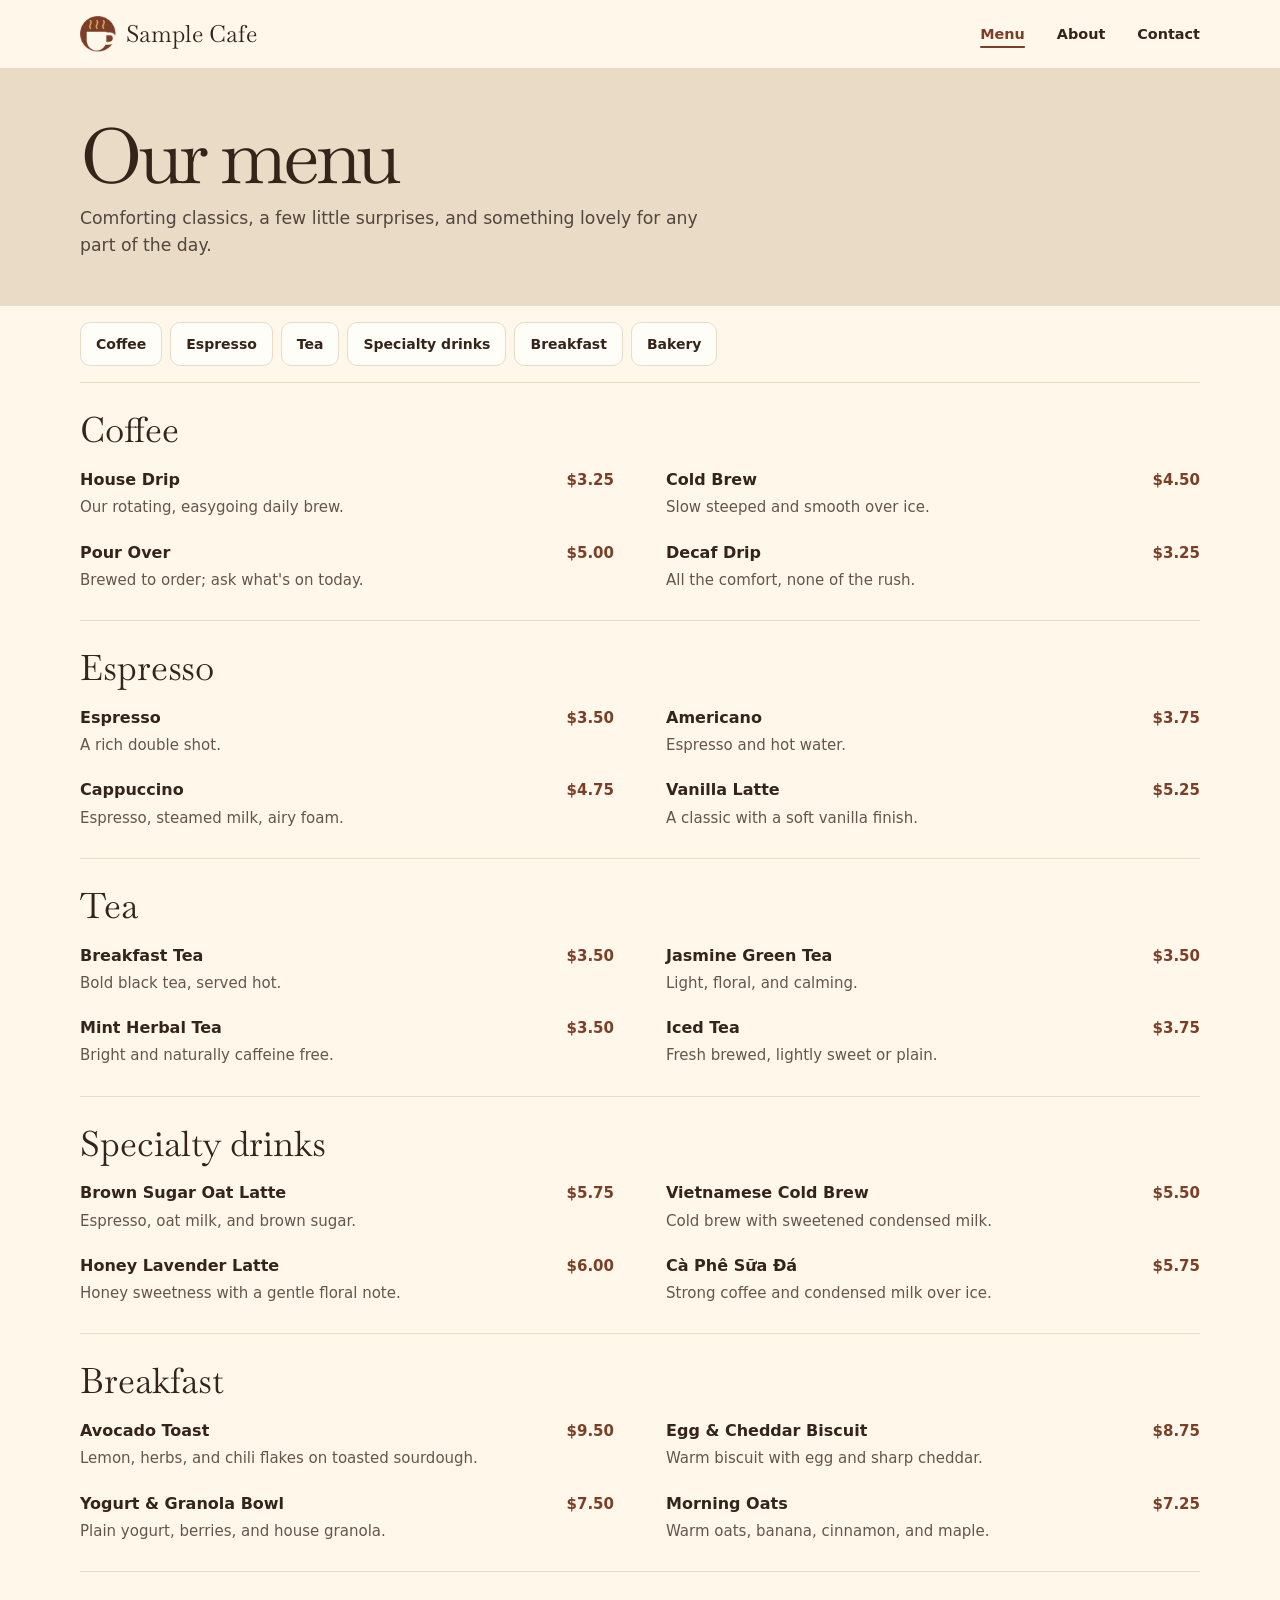
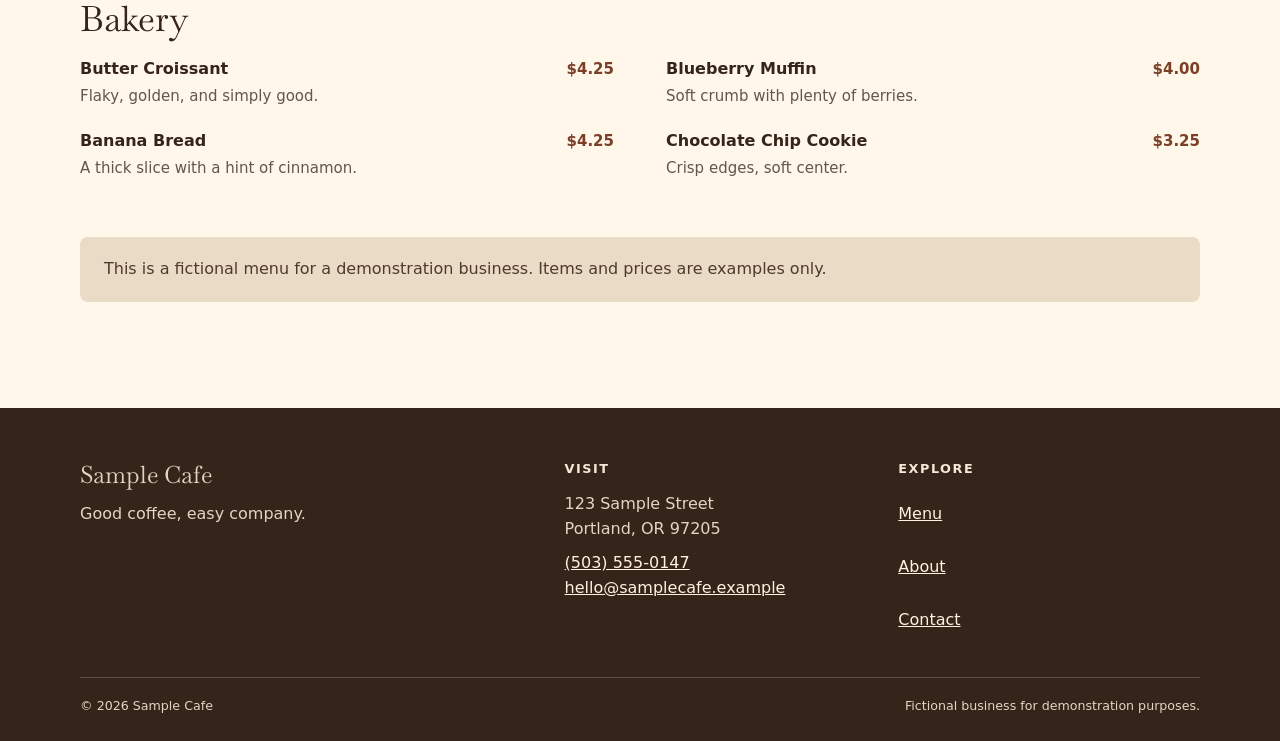
<file: sample-cafe/menu.html>
<!doctype html>
<html lang="en"><head><meta charset="utf-8"><meta name="viewport" content="width=device-width,initial-scale=1"><meta name="theme-color" content="#fff7ea"><title>Menu | Sample Cafe</title><link rel="stylesheet" href="css/styles.css"></head><body class="cafe-editorial cafe-menu"><a class="skip" href="#main">Skip to content</a><header class="site-header"><div class="wrap header-inner"><a class="brand" href="index.html" aria-label="Sample Cafe home"><img class="editorial-mark" src="assets/cup-mark.webp" alt="" width="36" height="36">Sample Cafe</a><nav class="nav" aria-label="Main navigation"><a href="menu.html" aria-current="page">Menu</a><a href="about.html">About</a><a href="contact.html">Contact</a></nav></div></header>
<main id="main"><section class="page-intro"><div class="wrap"><h1>Our menu</h1><p>Comforting classics, a few little surprises, and something lovely for any part of the day.</p></div></section><div class="wrap"><nav class="menu-nav" aria-label="Menu sections"><a href="#coffee">Coffee</a><a href="#espresso">Espresso</a><a href="#tea">Tea</a><a href="#specialty">Specialty drinks</a><a href="#breakfast">Breakfast</a><a href="#bakery">Bakery</a></nav><div class="menu-content">
<section class="menu-section" id="coffee"><h2>Coffee</h2><div class="menu-items"><article class="menu-item"><h3>House Drip</h3><p>Our rotating, easygoing daily brew.</p><p class="price">$3.25</p></article><article class="menu-item"><h3>Cold Brew</h3><p>Slow steeped and smooth over ice.</p><p class="price">$4.50</p></article><article class="menu-item"><h3>Pour Over</h3><p>Brewed to order; ask what's on today.</p><p class="price">$5.00</p></article><article class="menu-item"><h3>Decaf Drip</h3><p>All the comfort, none of the rush.</p><p class="price">$3.25</p></article></div></section>
<section class="menu-section" id="espresso"><h2>Espresso</h2><div class="menu-items"><article class="menu-item"><h3>Espresso</h3><p>A rich double shot.</p><p class="price">$3.50</p></article><article class="menu-item"><h3>Americano</h3><p>Espresso and hot water.</p><p class="price">$3.75</p></article><article class="menu-item"><h3>Cappuccino</h3><p>Espresso, steamed milk, airy foam.</p><p class="price">$4.75</p></article><article class="menu-item"><h3>Vanilla Latte</h3><p>A classic with a soft vanilla finish.</p><p class="price">$5.25</p></article></div></section>
<section class="menu-section" id="tea"><h2>Tea</h2><div class="menu-items"><article class="menu-item"><h3>Breakfast Tea</h3><p>Bold black tea, served hot.</p><p class="price">$3.50</p></article><article class="menu-item"><h3>Jasmine Green Tea</h3><p>Light, floral, and calming.</p><p class="price">$3.50</p></article><article class="menu-item"><h3>Mint Herbal Tea</h3><p>Bright and naturally caffeine free.</p><p class="price">$3.50</p></article><article class="menu-item"><h3>Iced Tea</h3><p>Fresh brewed, lightly sweet or plain.</p><p class="price">$3.75</p></article></div></section>
<section class="menu-section" id="specialty"><h2>Specialty drinks</h2><div class="menu-items"><article class="menu-item"><h3>Brown Sugar Oat Latte</h3><p>Espresso, oat milk, and brown sugar.</p><p class="price">$5.75</p></article><article class="menu-item"><h3>Vietnamese Cold Brew</h3><p>Cold brew with sweetened condensed milk.</p><p class="price">$5.50</p></article><article class="menu-item"><h3>Honey Lavender Latte</h3><p>Honey sweetness with a gentle floral note.</p><p class="price">$6.00</p></article><article class="menu-item"><h3>Cà Phê Sữa Đá</h3><p>Strong coffee and condensed milk over ice.</p><p class="price">$5.75</p></article></div></section>
<section class="menu-section" id="breakfast"><h2>Breakfast</h2><div class="menu-items"><article class="menu-item"><h3>Avocado Toast</h3><p>Lemon, herbs, and chili flakes on toasted sourdough.</p><p class="price">$9.50</p></article><article class="menu-item"><h3>Egg & Cheddar Biscuit</h3><p>Warm biscuit with egg and sharp cheddar.</p><p class="price">$8.75</p></article><article class="menu-item"><h3>Yogurt & Granola Bowl</h3><p>Plain yogurt, berries, and house granola.</p><p class="price">$7.50</p></article><article class="menu-item"><h3>Morning Oats</h3><p>Warm oats, banana, cinnamon, and maple.</p><p class="price">$7.25</p></article></div></section>
<section class="menu-section" id="bakery"><h2>Bakery</h2><div class="menu-items"><article class="menu-item"><h3>Butter Croissant</h3><p>Flaky, golden, and simply good.</p><p class="price">$4.25</p></article><article class="menu-item"><h3>Blueberry Muffin</h3><p>Soft crumb with plenty of berries.</p><p class="price">$4.00</p></article><article class="menu-item"><h3>Banana Bread</h3><p>A thick slice with a hint of cinnamon.</p><p class="price">$4.25</p></article><article class="menu-item"><h3>Chocolate Chip Cookie</h3><p>Crisp edges, soft center.</p><p class="price">$3.25</p></article></div></section><p class="menu-note">This is a fictional menu for a demonstration business. Items and prices are examples only.</p></div></div></main>
<footer class="site-footer"><div class="wrap"><div class="footer-grid"><div><p class="footer-brand">Sample Cafe</p><p>Good coffee, easy company.</p></div><div><h2>Visit</h2><p>123 Sample Street<br>Portland, OR 97205</p><p><a href="tel:+15035550147">(503) 555-0147</a><br><a href="mailto:hello@samplecafe.example">hello@samplecafe.example</a></p></div><div><h2>Explore</h2><nav class="footer-links" aria-label="Footer navigation"><a href="menu.html">Menu</a><a href="about.html">About</a><a href="contact.html">Contact</a></nav></div></div><div class="fineprint"><span>© 2026 Sample Cafe</span><span>Fictional business for demonstration purposes.</span></div></div></footer><script src="../js/bridge.js"></script><script src="js/app.js"></script></body></html>
</file>
<file: css/styles.css>
:root {
  color-scheme: light;
  --accent: #1769e0;
  --accent-dark: #0d4da8;
  --ink: #172033;
  --muted: #5d687b;
  --surface: #ffffff;
  --background: #f4f7fb;
  --border: #dce3ed;
  --success: #087a4b;
  --warning: #8a5700;
  --shadow: 0 8px 24px rgba(28, 48, 82, 0.08);
}

* { box-sizing: border-box; }
html { scroll-behavior: smooth; }
body {
  margin: 0;
  background: var(--background);
  color: var(--ink);
  font-family: system-ui, -apple-system, BlinkMacSystemFont, "Segoe UI", sans-serif;
  font-size: 16px;
  line-height: 1.55;
}
a { color: var(--accent-dark); }
a:hover { color: var(--accent); }
a:focus-visible, button:focus-visible, input:focus-visible, select:focus-visible, textarea:focus-visible {
  outline: 3px solid #73aaf5;
  outline-offset: 3px;
}
.site-header { background: #102d57; color: #fff; }
.site-header__inner, main, .site-footer {
  width: min(100% - 32px, 880px);
  margin-inline: auto;
}
.site-header__inner { padding: 18px 0; font-weight: 750; letter-spacing: .01em; }
main { padding: 32px 0 48px; }
.site-footer { padding: 0 0 36px; color: var(--muted); font-size: .9rem; }
h1 { margin: 0 0 12px; font-size: clamp(1.8rem, 7vw, 2.7rem); line-height: 1.12; }
h2 { margin-top: 0; font-size: 1.3rem; }
h3 { margin-bottom: 6px; }
.lead { color: var(--muted); font-size: 1.08rem; max-width: 68ch; }
.home-link { display: inline-flex; min-height: 44px; align-items: center; margin-bottom: 18px; font-weight: 650; }
.status {
  display: flex; align-items: center; gap: 9px; margin: 22px 0;
  padding: 12px 14px; border: 1px solid #bed1eb; border-radius: 10px; background: #eaf3ff;
}
.status::before { content: ""; width: 10px; height: 10px; flex: 0 0 auto; border-radius: 50%; background: var(--accent); }
.grid { display: grid; grid-template-columns: repeat(auto-fit, minmax(235px, 1fr)); gap: 16px; margin-top: 26px; }
.card { padding: 20px; border: 1px solid var(--border); border-radius: 14px; background: var(--surface); box-shadow: var(--shadow); }
.card p:last-child { margin-bottom: 0; }
.card-link { display: block; color: inherit; text-decoration: none; transition: transform .15s ease, border-color .15s ease; }
.card-link:hover { color: inherit; border-color: #84ade6; transform: translateY(-2px); }
.card-link h2 { color: var(--accent-dark); margin-bottom: 6px; }
.stack { display: grid; gap: 16px; }
.button, button {
  min-height: 44px; padding: 10px 16px; border: 0; border-radius: 9px; background: var(--accent);
  color: #fff; font: inherit; font-weight: 700; cursor: pointer;
}
.button { display: inline-flex; align-items: center; justify-content: center; text-decoration: none; }
.button:hover, button:hover { background: var(--accent-dark); color: #fff; }
.button--secondary { background: #e7eef8; color: var(--accent-dark); }
.button--secondary:hover { background: #d6e4f7; color: #0b3d82; }
.actions { display: flex; flex-wrap: wrap; gap: 10px; }
label, legend { font-weight: 680; }
.field { display: grid; gap: 6px; }
input, select, textarea {
  width: 100%; min-height: 44px; padding: 10px 12px; border: 1px solid #aeb8c8; border-radius: 8px;
  background: #fff; color: var(--ink); font: inherit;
}
textarea { min-height: 120px; resize: vertical; }
fieldset { margin: 0; padding: 14px; border: 1px solid var(--border); border-radius: 10px; }
.choice { display: flex; align-items: center; gap: 10px; min-height: 44px; font-weight: 400; }
.choice input { width: 20px; min-height: 20px; margin: 0; }
.notice { padding: 12px 14px; border-left: 4px solid var(--success); border-radius: 6px; background: #eaf8f1; color: #075d3b; }
.notice[hidden] { display: none; }
.file-list, .response-log { margin: 10px 0 0; padding-left: 22px; }
.test-row { display: grid; gap: 8px; }
.test-row p { margin: 0; color: var(--muted); }
.code-text { overflow-wrap: anywhere; padding: 10px; border-radius: 6px; background: #f0f2f5; font-family: ui-monospace, monospace; }
.bridge-result { min-height: 48px; margin-top: 14px; padding: 12px; border-radius: 8px; background: #f0f3f8; white-space: pre-wrap; }
.spacer-section { min-height: 42vh; scroll-margin-top: 16px; }
.muted { color: var(--muted); }
@media (max-width: 500px) {
  .site-header__inner, main, .site-footer { width: min(100% - 24px, 880px); }
  main { padding-top: 24px; }
  .actions .button, .actions button { width: 100%; }
}
@media (prefers-reduced-motion: reduce) { html { scroll-behavior: auto; } .card-link { transition: none; } }
</file>
<file: sample-cafe/css/styles.css>
:root{color-scheme:light;--coffee:#7b3f27;--coffee-dark:#542b1d;--cream:#fff7ea;--paper:#fffdf7;--ink:#29231d;--muted:#655b52;--line:#dfd0bc;--gold:#dfa957;--sage:#66765a}
*{box-sizing:border-box}html{scroll-behavior:smooth}body{margin:0;background:var(--cream);color:var(--ink);font:16px/1.55 system-ui,-apple-system,BlinkMacSystemFont,"Segoe UI",sans-serif}a{color:inherit}button{font:inherit}a:focus-visible,button:focus-visible{outline:3px solid var(--sage);outline-offset:4px}svg{display:block}.wrap{width:min(100% - 40px,1120px);margin-inline:auto}.skip{position:absolute;left:12px;top:-80px;background:var(--paper);padding:10px;z-index:10}.skip:focus{top:10px}.site-header{background:var(--cream);border-bottom:1px solid var(--line)}.header-inner{min-height:80px;display:flex;align-items:center;justify-content:space-between;gap:22px}.brand{text-decoration:none;display:inline-flex;align-items:center;gap:10px;color:var(--coffee-dark);font-family:Georgia,serif;font-size:1.38rem;font-weight:700;white-space:nowrap}.brand-mark{width:31px;height:31px;border:2px solid currentColor;border-radius:50%;display:grid;place-items:center;font-size:1.2rem;line-height:1}.nav{display:flex;align-items:center;gap:clamp(14px,3vw,32px)}.nav a{text-decoration:none;font-size:.9rem;font-weight:700;min-height:44px;display:inline-flex;align-items:center}.nav a[aria-current=page]{color:var(--coffee);text-decoration:underline;text-decoration-thickness:2px;text-underline-offset:7px}.nav a:hover{color:var(--coffee)}.eyebrow{margin:0 0 14px;text-transform:uppercase;letter-spacing:.18em;color:var(--coffee);font-size:.73rem;font-weight:800}.hero{overflow:hidden;background:#f3e6d2}.hero-inner{display:grid;grid-template-columns:1.07fr .93fr;align-items:center;gap:5%;min-height:580px;padding-block:62px}.hero h1,.page-intro h1{font-family:Georgia,serif;letter-spacing:-.055em;line-height:1.04;font-weight:500}.hero h1{font-size:clamp(3.5rem,7vw,6.8rem);max-width:9ch;margin:0 0 22px}.hero-copy{font-size:1.12rem;max-width:43ch;color:#51463d;margin:0 0 28px}.actions{display:flex;flex-wrap:wrap;gap:12px}.button{border:1px solid var(--coffee);border-radius:3px;min-height:50px;padding:12px 22px;display:inline-flex;justify-content:center;align-items:center;text-decoration:none;font-weight:750;cursor:pointer;background:var(--coffee);color:white}.button:hover{background:var(--coffee-dark);color:white}.button-light{background:transparent;color:var(--coffee-dark)}.button-light:hover{background:#ead7bf;color:var(--coffee-dark)}.section{padding-block:82px}.section-head{display:flex;justify-content:space-between;align-items:end;gap:24px;margin-bottom:28px}.section h2,.feature-copy h2,.visit h2,.story h2,.contact-card h2{font-family:Georgia,serif;font-size:clamp(2rem,4vw,3.2rem);line-height:1.1;letter-spacing:-.04em;font-weight:500;margin:0}.text-link{color:var(--coffee-dark);font-weight:800;text-underline-offset:5px}.feature-grid{display:grid;grid-template-columns:repeat(4,1fr);gap:16px}.feature-card{background:var(--paper);border:1px solid var(--line);border-radius:8px;overflow:hidden}.feature-card-body{padding:18px}.feature-card h3{font-family:Georgia,serif;font-size:1.22rem;margin:0 0 6px}.feature-card p{font-size:.9rem;color:var(--muted);margin:0 0 14px}.price{font-weight:800;color:var(--coffee)}.feature-card .price{margin:0}.feature-band{background:var(--coffee-dark);color:var(--cream)}.feature-band-inner{display:grid;grid-template-columns:1fr 1fr;gap:8%;align-items:center}.feature-copy .eyebrow{color:#eabf8b}.feature-copy p:not(.eyebrow){max-width:42ch;color:#f1dfce}.feature-copy .text-link{color:#fff4df}.visit{background:#eadcc6}.visit-grid{display:grid;grid-template-columns:1fr 1fr;gap:32px;align-items:start}.visit p{margin-bottom:0}.visit-details{display:grid;grid-template-columns:1fr 1fr;gap:22px}.visit-details h3{font-size:.8rem;text-transform:uppercase;letter-spacing:.13em;margin:0 0 10px;color:var(--coffee)}.visit-details p{margin:0}.site-footer{background:#30241e;color:#f5e8d8;padding:48px 0 25px}.footer-grid{display:grid;grid-template-columns:1.5fr 1fr 1fr;gap:32px}.footer-brand{font-family:Georgia,serif;font-size:1.5rem;margin:0 0 8px}.site-footer p{margin:0 0 9px;color:#e5d4c4}.site-footer a{color:#fff1df}.site-footer h2{font-size:.8rem;text-transform:uppercase;letter-spacing:.12em;margin:3px 0 14px}.footer-links{display:grid;gap:9px}.fineprint{border-top:1px solid #ffffff30;margin-top:35px;padding-top:18px;color:#e5d4c4;font-size:.79rem;display:flex;justify-content:space-between;gap:12px}.page-intro{padding-block:67px 54px;background:#f3e6d2}.page-intro h1{font-size:clamp(3.3rem,7vw,5.9rem);margin:0 0 18px}.page-intro p:last-child{max-width:58ch;margin:0;color:#51463d;font-size:1.08rem}.menu-nav{display:flex;gap:8px;overflow-x:auto;padding:18px 0;scrollbar-width:thin}.menu-nav a{white-space:nowrap;border:1px solid var(--line);border-radius:30px;padding:8px 15px;text-decoration:none;font-size:.84rem;font-weight:750;min-height:44px;display:inline-flex;align-items:center;background:var(--paper)}.menu-nav a:hover{background:#f1e5d5}.menu-content{padding:35px 0 90px}.menu-section{padding:28px 0;border-top:1px solid var(--line);scroll-margin-top:20px}.menu-section h2{font:normal 2.2rem/1.1 Georgia,serif;margin:0 0 19px;color:var(--coffee-dark)}.menu-items{display:grid;grid-template-columns:repeat(2,1fr);column-gap:52px;row-gap:22px}.menu-item{display:grid;grid-template-columns:1fr auto;column-gap:15px;align-items:baseline}.menu-item h3{font-size:1rem;line-height:1.3;margin:0}.menu-item p{grid-column:1;margin:4px 0 0;color:var(--muted);font-size:.9rem}.menu-item .price{grid-column:2;grid-row:1;margin:0;white-space:nowrap}.menu-note{border-radius:8px;background:#eadcc6;padding:20px 24px;margin-top:28px;color:#4f392c}.story{padding-block:78px}.story-grid{display:grid;grid-template-columns:1.1fr .9fr;gap:9%;align-items:center}.story h2{margin-bottom:20px}.story p{max-width:58ch;color:#51463d}.values{background:#eadcc6;padding-block:75px}.values-grid{display:grid;grid-template-columns:repeat(3,1fr);gap:22px;margin-top:25px}.value{border-top:2px solid var(--coffee);padding-top:17px}.value h3{font-family:Georgia,serif;font-size:1.35rem;margin:0 0 7px}.value p{margin:0;color:#51463d}.contact-layout{display:grid;grid-template-columns:1fr 1fr;gap:24px;padding-block:72px}.contact-card{background:var(--paper);border:1px solid var(--line);border-radius:8px;padding:32px}.contact-card h2{font-size:2rem;margin-bottom:24px}.contact-card h3{font-size:.8rem;color:var(--coffee);text-transform:uppercase;letter-spacing:.12em;margin:24px 0 7px}.contact-card p{margin:0;color:#51463d}.contact-actions{margin-top:28px;display:flex;flex-wrap:wrap;gap:10px}.contact-actions .button{min-width:110px}.hours-list{display:grid;grid-template-columns:1fr auto;gap:10px 18px;margin:0}.hours-list dt,.hours-list dd{margin:0}.contact-note{background:#eadcc6;border-radius:8px;padding:22px;margin-top:18px;color:#4f392c}.contact-note p{margin:0}.contact-note p+p{margin-top:8px}
@media(max-width:780px){.hero-inner{grid-template-columns:1fr;gap:35px}.feature-grid{grid-template-columns:repeat(2,1fr)}.feature-band-inner,.story-grid{grid-template-columns:1fr}.feature-band-inner .feature-copy{grid-row:1}.footer-grid{grid-template-columns:1fr 1fr}.footer-grid>div:first-child{grid-column:1/-1}}
@media(max-width:560px){.wrap{width:min(100% - 32px,1120px)}.header-inner{min-height:70px;align-items:flex-start;flex-direction:column;gap:0;padding-top:13px}.brand{font-size:1.2rem}.brand-mark{width:26px;height:26px}.nav{width:100%;justify-content:space-between;gap:12px}.nav a{font-size:.85rem}.hero-inner{padding-block:45px}.hero h1{font-size:clamp(3.3rem,15vw,4.4rem)}.hero-copy{font-size:1rem}.section{padding-block:58px}.section-head{align-items:start;flex-direction:column;gap:10px}.feature-grid{gap:10px}.feature-card-body{padding:12px}.feature-card h3{font-size:1.04rem}.feature-card p{font-size:.82rem}.visit-grid,.visit-details,.menu-items,.contact-layout{grid-template-columns:1fr}.visit-details{gap:20px}.page-intro{padding-block:48px 42px}.menu-content{padding-top:18px}.menu-section{padding-block:23px}.menu-items{row-gap:18px}.story{padding-block:55px}.values{padding-block:55px}.values-grid{grid-template-columns:1fr;gap:22px}.contact-layout{padding-block:44px;gap:15px}.contact-card{padding:24px}.footer-grid{grid-template-columns:1fr;gap:22px}.footer-grid>div:first-child{grid-column:auto}.fineprint{flex-direction:column}.actions .button{flex:1 1 auto}}
@media(prefers-reduced-motion:reduce){html{scroll-behavior:auto}}
.values h2{font-family:Georgia,serif;font-size:clamp(2rem,4vw,3.2rem);line-height:1.1;letter-spacing:-.04em;font-weight:500;margin:0}


@font-face {
  font-family: Baskervville;
  src: url("../assets/baskervville.ttf") format("truetype");
  font-display: swap;
}

.cafe-editorial {
  --coffee: #7B3F27;
  --coffee-dark: #352419;
  --cream: #FFF7EA;
  --paper: #FFFDF7;
  --ink: #352419;
  --muted: #65554A;
  --line: #EADBC7;
  --sage: #4B5D46;
  --oat: #EADBC7;
  --display: Baskervville, Georgia, serif;
}
.cafe-editorial .header-inner { min-height: 68px; }
.cafe-editorial .brand { font: 400 1.48rem/1.2 var(--display); }
.editorial-mark { flex: none; display: block; }
.cafe-editorial .nav a { font-weight: 600; }
.cafe-editorial .hero { background: var(--cream); }
.cafe-editorial .hero-inner {
  min-height: 0;
  grid-template-columns: minmax(0, 1.05fr) minmax(0, 0.95fr);
  gap: clamp(24px, 6vw, 84px);
  padding-block: clamp(32px, 5vw, 72px);
}
.cafe-editorial .hero h1,
.cafe-editorial .page-intro h1,
.cafe-editorial .section h2,
.cafe-editorial .visit h2,
.cafe-editorial .feature-card h3,
.cafe-editorial .menu-section h2,
.cafe-editorial .footer-brand { font-family: var(--display); font-weight: 400; }
.cafe-editorial .hero h1 {
  max-width: 100%;
  text-wrap: balance;
  font-size: clamp(3.25rem, 6.7vw, 6.4rem);
  letter-spacing: -.047em;
  margin-bottom: 16px;
}
.cafe-editorial .hero-copy { color: var(--muted); margin-bottom: 22px; }
.cafe-editorial .actions { align-items: center; gap: 12px 20px; }
.cafe-editorial .actions .button { flex: none; border-radius: 12px; }
.cafe-editorial .text-link { display: inline-flex; align-items: center; min-height: 44px; }
.cafe-editorial a:active { opacity: .82; }
.hero-photo, .item-photo, .story-photo {
  display: block;
  width: 100%;
  height: auto;
  object-fit: cover;
  background: var(--oat);
}
.hero-photo { aspect-ratio: 4 / 5; max-height: 580px; border-radius: 20px; }
.item-photo { aspect-ratio: 1; border-radius: 12px; }
.story-photo { aspect-ratio: 4 / 3; border-radius: 16px; }
.cafe-editorial .section { padding-block: clamp(40px, 6vw, 80px); }
.cafe-editorial .feature-grid { gap: 20px; }
.cafe-editorial .feature-card { border: 0; border-radius: 0; background: transparent; }
.cafe-editorial .feature-card-body { padding: 14px 0 0; }
.cafe-editorial .feature-card h3 { font-size: clamp(1.15rem, 2vw, 1.45rem); line-height: 1.18; }
.cafe-editorial .feature-card p { font-size: .9375rem; margin-bottom: 8px; }
.cafe-editorial .feature-card .price,
.cafe-editorial .menu-item .price { color: var(--coffee); font-variant-numeric: tabular-nums; }
.cafe-editorial .feature-band { background: var(--coffee-dark); }
.cafe-editorial .feature-band a:focus-visible { outline-color: var(--cream); }
.cafe-editorial .visit,
.cafe-editorial .menu-note,
.cafe-editorial .page-intro { background: var(--oat); }
.cafe-editorial .site-footer { background: var(--coffee-dark); }
.cafe-editorial .site-footer a:focus-visible { outline-color: var(--cream); }
.cafe-menu .page-intro { padding-block: clamp(22px, 4vw, 48px); }
.cafe-menu .page-intro h1 { font-size: clamp(3rem, 6vw, 5.5rem); margin-bottom: 8px; }
.cafe-menu .menu-nav { flex-wrap: wrap; overflow: visible; gap: 8px; padding-block: 16px; }
.cafe-menu .menu-nav a { border-radius: 10px; color: var(--coffee-dark); font-size: .875rem; }
.cafe-menu .menu-nav a:hover { background: var(--oat); }
.cafe-menu .menu-content { padding-top: 0; }
.cafe-menu .menu-item { grid-template-columns: minmax(0, 1fr) auto; }
.cafe-menu .menu-item p { font-size: .9375rem; }

@media (max-width: 780px) {
  .cafe-editorial .feature-band-inner { gap: 24px; }
}
@media (max-width: 680px) {
  .cafe-editorial .wrap { width: min(100% - 40px, 1120px); }
  .cafe-editorial .hero-inner { grid-template-columns: 1fr; gap: 20px; padding-block: 22px 28px; }
  .cafe-editorial .hero h1 { font-size: clamp(2.9rem, 12vw, 4.8rem); }
  .cafe-editorial .hero-copy { margin-bottom: 14px; }
  .hero-photo { aspect-ratio: 4 / 3; object-position: center 56%; }
}
@media (max-width: 560px) {
  .cafe-editorial .header-inner { flex-direction: row; align-items: center; flex-wrap: wrap; gap: 0 12px; padding-block: 8px; min-height: 56px; }
  .cafe-editorial .brand { font-size: 1.15rem; gap: 6px; min-height: 44px; }
  .editorial-mark { width: 30px; height: 30px; }
  .cafe-editorial .nav { width: auto; gap: 10px; }
  .cafe-editorial .nav a { font-size: .8125rem; }
  .cafe-editorial .feature-grid { gap: 20px 14px; }
  .cafe-menu .menu-nav { display: grid; grid-template-columns: repeat(3, minmax(0, 1fr)); }
  .cafe-menu .menu-nav a { justify-content: center; white-space: normal; text-align: center; line-height: 1.2; padding: 6px; }
}
@media (max-width: 350px) {
  .cafe-editorial .feature-grid { grid-template-columns: 1fr; }
  .cafe-menu .menu-nav { grid-template-columns: repeat(2, minmax(0, 1fr)); }
}

.cafe-editorial .footer-links a {
  display: flex;
  align-items: center;
  width: fit-content;
  min-height: 44px;
}
.cafe-details .page-intro { padding-block: clamp(24px, 5vw, 56px); }
.cafe-details .page-intro h1 { font-size: clamp(3rem, 7vw, 5.5rem); margin-bottom: 10px; }
.cafe-details .story,
.cafe-details .values,
.cafe-details .contact-layout { padding-block: clamp(32px, 6vw, 72px); }
.cafe-details .story-grid { gap: clamp(24px, 5vw, 64px); }
.cafe-details .story h2,
.cafe-details .values h2,
.cafe-details .value h3,
.cafe-details .contact-card h2 { font-family: var(--display); font-weight: 400; }
.cafe-details .values,
.cafe-details .contact-note { background: var(--oat); }
.cafe-details .value { border-color: var(--sage); }
.cafe-details .contact-layout { grid-template-columns: repeat(2, minmax(0, 1fr)); align-items: start; }
.cafe-details .contact-card { border-radius: 16px; padding: clamp(16px, 3vw, 32px); }
.cafe-details .contact-card h2 { margin-bottom: 16px; }
.cafe-details .contact-card p { overflow-wrap: anywhere; }
.cafe-details .contact-actions { margin-top: 20px; gap: 8px; }
.cafe-details .contact-actions .button { min-width: 0; border-radius: 12px; }
.cafe-details .hours-list { grid-template-columns: minmax(0, 1fr) auto; gap: 10px 12px; }
.cafe-details .hours-list dd { font-variant-numeric: tabular-nums; }
@media (max-width: 680px) {
  .cafe-details .contact-layout { grid-template-columns: minmax(0, 1fr); }
  .cafe-details .contact-note { padding: 16px; }
}
@media (min-width: 781px) {
  .cafe-details .story-photo { grid-column: 2; grid-row: 1; }
}
</file>
